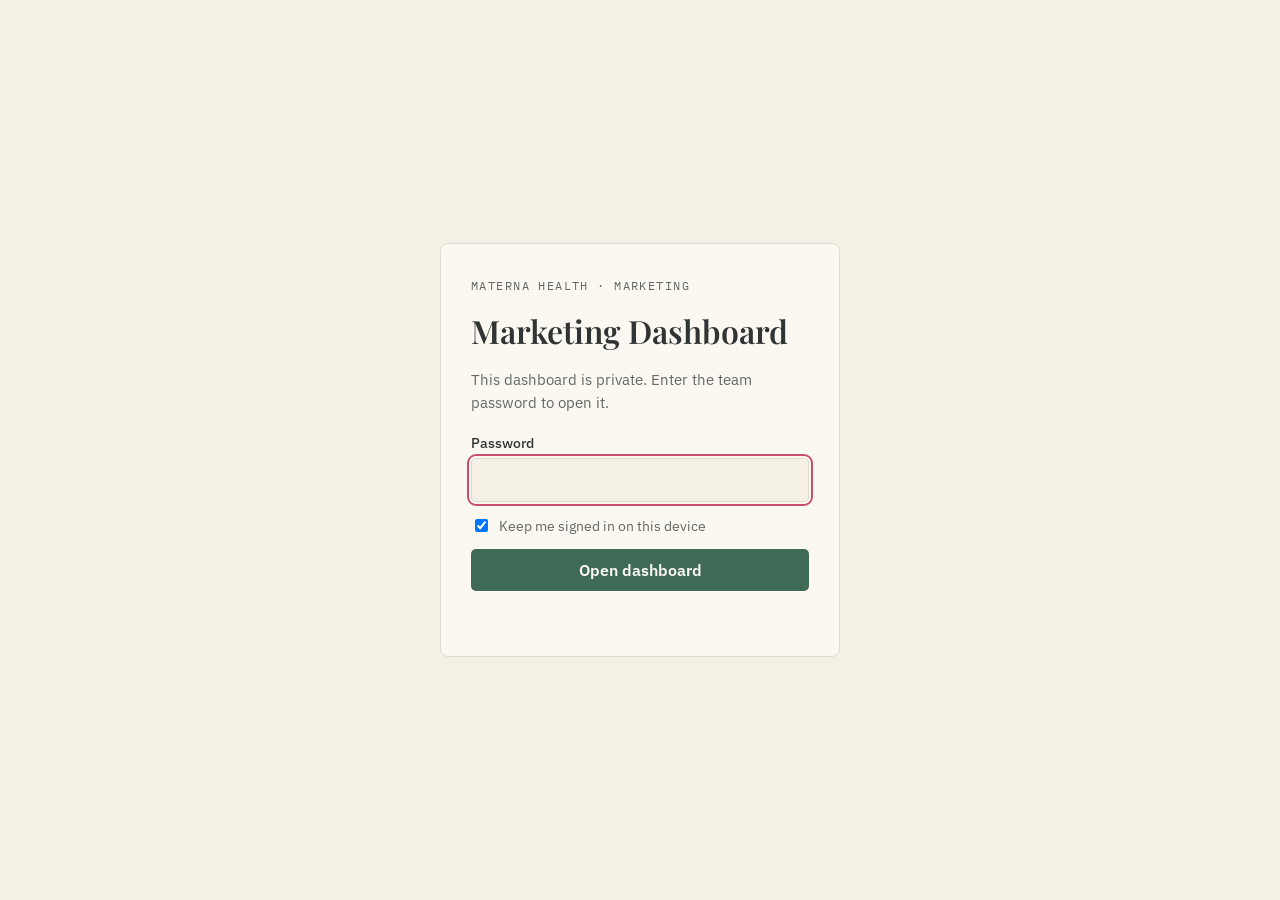
<file: index.html>
<!doctype html>
<html lang="en">
<head>
<meta charset="utf-8">
<meta name="viewport" content="width=device-width, initial-scale=1">
<meta name="robots" content="noindex, nofollow">
<title>Materna Marketing Dashboard</title>
<link rel="preconnect" href="https://fonts.googleapis.com">
<link rel="preconnect" href="https://fonts.gstatic.com" crossorigin>
<link rel="stylesheet" href="https://fonts.googleapis.com/css2?family=IBM+Plex+Mono:wght@400;500&family=IBM+Plex+Sans:wght@400;500;600&family=Playfair+Display:wght@600&display=swap">
<style>
:root{--ground:#F5F0E6;--surface:#FBF8F2;--ink:#313434;--muted:#626864;--rule:#E2DACB;--mint:#ADCFBE;--mint-deep:#3E6A56;--rose:#C8506F;--bad:#A2412D}
@media (prefers-color-scheme: dark){:root{--ground:#1C201F;--surface:#252A29;--ink:#ECE6DA;--muted:#A3AAA4;--rule:#353E3A;--mint:#7FA893;--mint-deep:#A9D0BC;--rose:#EE8BA6;--bad:#EE9A86}}
*{box-sizing:border-box}
body{margin:0;min-height:100vh;display:grid;place-items:center;background:var(--ground);color:var(--ink);font-family:"IBM Plex Sans","Helvetica Neue",Arial,sans-serif;padding:24px}
.card{width:100%;max-width:400px;background:var(--surface);border:1px solid var(--rule);border-radius:8px;padding:34px 30px;display:flex;flex-direction:column;gap:20px}
.eyebrow{font-family:"IBM Plex Mono",ui-monospace,Menlo,monospace;font-size:.74rem;letter-spacing:.12em;text-transform:uppercase;color:var(--muted)}
h1{margin:0;font-family:"Playfair Display",Georgia,serif;font-weight:600;font-size:2rem;line-height:1.1}
p{margin:0;color:var(--muted);font-size:.95rem;line-height:1.5}
form{display:flex;flex-direction:column;gap:14px}
label.field{display:flex;flex-direction:column;gap:6px;font-size:.9rem;font-weight:500}
input[type=password]{font:inherit;font-size:1rem;padding:11px 12px;border:1px solid var(--rule);border-radius:5px;background:var(--ground);color:var(--ink)}
input[type=password]:focus-visible,button:focus-visible,input[type=checkbox]:focus-visible{outline:2px solid var(--rose);outline-offset:2px}
.remember{display:flex;gap:8px;align-items:center;font-size:.88rem;color:var(--muted)}
button{font:inherit;font-weight:600;font-size:.98rem;padding:11px;border:0;border-radius:5px;background:var(--mint-deep);color:var(--surface);cursor:pointer}
button:disabled{opacity:.6;cursor:wait}
.error{color:var(--bad);font-size:.88rem;min-height:1.2em}
</style>
</head>
<body>
<main class="card">
  <span class="eyebrow">Materna Health · Marketing</span>
  <h1>Marketing Dashboard</h1>
  <p>This dashboard is private. Enter the team password to open it.</p>
  <form id="f">
    <label class="field">Password
      <input id="pw" type="password" autocomplete="current-password" required autofocus>
    </label>
    <label class="remember"><input id="keep" type="checkbox" checked> Keep me signed in on this device</label>
    <button id="go" type="submit">Open dashboard</button>
    <div id="err" class="error" role="alert"></div>
  </form>
</main>
<script>
const P = {"s": "Fh4SWThvfjdUX+glnIGH2w==", "i": "6vruVhAFzSjN1g7x", "c": "9Q7SJihjryuHhsyAoX8HeV08f/gXOgNzZUokQSglRXCM4mYkaYA4mKANqvpg4I3xjIpJyvKpdvN/Nq4vCqFaTl/ap3aiX1BDD76gXSxvVM19SKCD4WnDbZsrSv+Es3S9MKWAD9ql+ulGodCgBGM3kJtN+uy/Qe8RkONk+YEq6KNKr5VtMn2BCubn3NrA4iuVfHNhmOMkz2FFmUwI9jgibaG3J8SAQw6BvvPpycweNQnK2IVa+rx8VNJ61k9lkRgbm3kiswEukKn2O/1Ra94v2f20Ai9Eu0Vl9LosmnlwKKX1jgnGQTsxcn29M7olXD0vvyyo3lRscKcYs3LJIVrnT74jJ+D+uWgd9tfkwbleGngxmpxlmFeYDPu5fKkRjPWeEl+a5yb9s0OJ/xgB5c0LeGDj83R53xShcDRNSnvcGKyclRjUxtWOLQJy1ZwhPzeOVUk9n2ISsElTAArHNIPNNn3jWpDWPoeUw91CkEnGg6LUWWRtdcgtCMcqxuKvPrIP2smgMp69mJlFHKc2HTaIGJsj5/[base64]/7HirA7SBR7ojZezFvkMH+eL4QRWKIFW1x0XylqQrtUSMzzV0b1bmHZHL/pAJluP13yPVqyJbZxJ4TaWFYnHn45ZOJij6R4+59pOMg9kN0otJ2ACG1me7Cj22gJg3sBT9XnbiZwDnXb67t8MPCHwWcFcGxzFKUpC9FnBmyammlBERMB54vGoEZrf9FXXYUYu1Zvw72/sLBhEQX73OgUqdzzfG4TFrMkqKCVnivcYuP8PopKLuScsNJ/F0jfGLC14m9iIazeyt7TeXxqpHtSuTiq5oualsj1E/[base64]/QYL69pcL7Q+X3L0xSO+Puw7iQ65PZl5thLdY8rNFbLg46qVxtl1jTwA9rGm/ipJrZlbe0eGRlfGWguaokj9YrF2YElwlXhKnj9d7pY5QpBtmvNVUpcgUWK2IgdOIAoDsiypY3xEHtoXzbLrjnj5FwnewGkVVG6QVb3u9bMv/9SjdGE5jiRQGwKDvnk/amxPbdlgh8ISrbLDR8oNYdwdoxhApti+W51uYk20GdGMBYHDa5NuZuvEiX/r+cJ+WWl45hd9AECcjWALgyHY4qetHkQJCOgRAeB/JkuIJWS+ItUPHsk0Q3HNUFUT0+2Cqc7dSg/iVqAmwYnd8yp5czpEmgQKLomMqBUexqUJj3doek0vWbjgxuQuh8H0pPfdewsqkrgzQkBoKM4ZTH4TAVGWAF+2k6oGo4pg/d8A/2zeX4SMVYKBtpKYGCiI9WvMcBtEUudgZvkALmzuiIi8CYMQVcAFuGXzdEb0cWxc3jnjWzPGkZnEU65HdcvpxCPnxN/lx6hVEI8VG8zIcZ2fAGM4MJmwc8I5rqVK1Tt+rKWHs3RwFf4NHwVFBeQcOZc9b5+Jydm/OBh7of2q4E6qiFSyaEbbQLy8zdu9I7FQo8G2yKkaT+E5RLo8WJylp4PxJdT398qH2hrMpSuVWXJEa5lpC1ye0E+ImIn7W1VsQtCzQxgw0MFV5S6j8JZdQRYcQTG22yLxOcNEB15ufCHX/JaE2TFZFTu/V4vYcFLXpzeCYg4UIjSbZWwkdm3cu6MSh9/fhefuOb7bGWLJ5tAWrGZxXtJ6sc0MER77akj8NwUsASF2FPldqrzYUFKLQHzn9SUkHypmTrB+qirQg3T38k37PRwsbU6K7OFwmCFak5/4MHTvNglNFkLeC6fihOSGXC8VD95QO4bFpp+LskEBIVNwB8odleu6sbyCrjo+PdIYX1MbQKrH7240hV4EiFDHxgzRkLa2fZ4XqopIvAzZ+pwOilB6cEn4PgHjY4FRzp6UhS7dpjjrLkPTa9T1I5sxmvUSxnN/izsp3Ax+ZhHrc+sdIyOflKxYbMWl24FMPYkSUAR3DQD99XEizoxdyt9tIg4LJY0Oyy4GXOfQ6D5uIgbYMPVd0yaexByGgxG6WQLJan+Q0LFYISERg9oozhtFsTf98gHYeejzKzLmgjotlG/ENHxTwQIbGPujNp6ZsgBcJZyGrAc32OvOhcbhQOqdRWHLB3r4gTMdwWtEPiAG2R11iQEKIIYjBTchPpYhbZqbWEt6HvBmLXIaaHXLem7XuIUrymV/[base64]/sRqrZGLNkFVYDQ2bijqjudljnjlongZAnkb580Mm8A12TkCBbP++VEB2mxanB3Z3VWt9WtwXUp95NywzhvVXHGWwyZkih1je8J8gfLDQY4o+R/0B4BnY/Hx9PMU2dFxpkw/cFoT4j4IFdAerWROcFJuFv67249TELsfwzi/d/6snIWtgVoAM3LL9ySXPNzBVKgmyqQsKykbX5mThNv1o5EOU0unAjCklp+57c/rRIOIlGxjwom/M4qHU3dpStfXsX4atwZOopTQ2lmet55kq1K8CBkEbKN6K2I5i2GtIuBIuFw79xAoGNpqwJa+Ga0n3IvungRn1ZC/YtCUDEAToLkjAm/XhgP1MPudRY+GkPChy+7EIjGVAeSiSC/BJPBW1ju1Wa8AkCAphMKBEeS3vo2h4drZa6XvwCxu+KZaeY+sCXk3Icm8KldrK/A8krEqrx5GAAMzqd5Cw0uE3QweHU2WBmLkUnAAUChWI0uQ0CIXTMyTN2CiueSQyzo84lMGSsM2tlO2VXaLGpm2fRVF1sz7GhK8fjXzt98s+I7DfeitUe8MSXIJO8DD4vTGv6p95fmb+510lG6CBvN4nTJ1+c5R7l8sL2q/8NUl5wHU6n3MsyV8YwHtzmTZ/LBB1fcOukyqtrUxFp1v7R65koYiTY/5LIkvw+ZQD1GieHwJJQD3VQcVd2KvWF54Afw0fauYcnjf3TPPKHiQkk+gqIeZatrGyiCJjMrWquIud6iC6uRTmoYoip2tkvLTmgxImDdwR7Gdh5xKR3tNPOLTO6ZGspfNC6rIS9zUvwAVycNi2Pw7u8/71q1ojg6C3tm331TIboEkKbwtmzTWj8ISYjfluUu/D8C6XxaDeb1J7Y/cVd9AiVeyP4uJhUDBi3oFmxSHynu0pHvd/qey21lY/Qhb1UzAN7QUeSebsMC0sU9aCSSw+Jk+MfMQ/cKiEEj/g+948+Ix/H5Cnp6M/9CNOgwnSAp6Y6UaV1QDsdH9DS6jrddkseSRTkmDLaqCmfi1X/y9fEBZxu+2M9yDQwAioOm+Ywuk9QQB16LHeAJ1LnOxro3yezErpSVbAF5IjGSeVEB/jkXbyabr8vRRSB+x+2+CcJ0hUUU7lD8aDtJFw2DL/MQoU82UtRAJ/[base64]/ohgClRFF9dG4kk4dyNC/PKn+DrWgMKKF2heH6NLAK0ocDjuWDu23SQcG4U3P9FgLoR7hCDsTKSj+0wivfihrFG/0BY8fGjgAyPnGpunAzopr5fzN5pf0Z1Oto33U8RoHxO61M1i86O1IKAQzwlbxZKgmJrTnEhg/74p5+sTrFo7Qy9VG//pXI4Y0WZGMCVLfmc6olRnKHG/lGBjQzCuWek2+bE7Gsv2KMg9jbeL+TAQdndng6wJ8a+MCO06kaZ0WZ0KNUExeWWBj1ijlvvqXkxyJRDwTj6JG699S7Q5DKH7S4A44/BZ1jVkcjkkxoPqfM5Hz/ZmF95jTfU8V0XJHq+j58aADh24yS/zY1kP+mb4rrBhBpfiBqsKeoOFFPPj+R4SbB7gxw2MSMFbrZAsMiyJ0eBgWT0MMAqn5XSG/HW6x/t3QLatJDq7azeeNntEdQhAq9pyiC7CENSr/6dLVkF3oAj3wEiiB8LRYVhYWZq+HQTskH3cruRI8fjpYGhR4gri4wPLsBCExJ8JmOT5ecgwiWBz06CtO1yiKO6TTIehG2mA9Z1eKmj0TffG79C7C2Ob/a0tT51BbRIJmwUxJCxqgWhA1gAnXsEOC/WoUv7sLFX5vjnSL25yotcdVVw7EC2Li+bcKSh9aPrIPBo8HStVL4Off7++13lnZhhQNd4T1NntaST/Ob0Dxlt/33L3HPq9bh3mKR7pJG0EafDI2DgperP+Vo9Qtp6t09eRnndoPqtCzIAahzmyGQ4koRUSKxS+4Ug8vq5Im/egcNJ8XWK2QIJPMqpDqzjGYYCFefaVjrHV8vhOBWt1326T1DzgPdqEKR22aDSRFgf4ep/u6sXt1fgTd6MENuJC2NKFKtgU9igB91U+9+I2xoUoPZlvBnpYEXdolRixjTMJFl2uGddkSXYiqoJhhjBzu0Thc5IRjUDMaJouzUQ190q+6zvqjz0dkv4I2Z6w57ygbctQZpPcAtxv8qwo2x2MdtlDPrehvIosZ5xFy9LVQmnu4kAuQyvy6sLh6n248a6lADHnmg/IyQaIFZFRxWrtgMFKaJtTw+vxIvMTXL0U01Lre1N4NSN9+ZJnMgRNNTf3JRwKpD9Hm7oxJkzrLcNyw+TK/OhLjIWFpoxcqkgOgkCrtTB0qfATI/M3GGR4meQOFp+T75D3hx/1XU0/HqgDPqlTD8WkP4ikSmtSMcHqvYhqF89tdqgDR1Z41/PnpiRvTWgYbTFRRE3b4baOoDexQI7eLAigU2G+Ntpp9yU3NHudVHxeYKUho/XDcNJBU6vw7nrblH8Yla+LVZrjWy4/htLW350FkBIhmiCuQ+raZG6/tBmf8tyBR4NPGB+Okwx0lwVNnuIbnjl104J17KCm1BPm1l/wABjmDVi4yvfeXT8tegQUpUfble2MmcFBcBtQAOZCVdCNFrbtHVJ/Oay+2mPxik/YsjmeLZfG9cjoLjx2SfzkpDcJnpWnDN/khGgJV3deCQtGTz3FG2WLQXaYGjXazGJHFwZrwvJPBKsnkXMxWAaoyDVmkdL5UUEkGdeOYCyek2cYN2IWhKA4Xyd5ucqufH/6t+GsrkgN23ktwJf1Auvcmhq+g537lYMAIpaOLAncMwRTdLIV4/[base64]/RejDPjUyy57DNZoHLzRdZA1UfXjtobN+b4dWAIOnlqiJAnTBgld7IlG1Yep4dINl4e+3/S5P1NHAkAULFkLWX1bDoRQ6o4U2UfilLwWlkLUE2xSneZxxeQntpSfu/h3D657qTN7PV9xfUudQ3PA5Iq+bPf/iup2wOuOHy9r10qk5UKd0cPLbWJ/ewztON23gQN6cTXey7uCaLdCvC6fWVuywQyCWfWkYuboOLavCqdHSI2ZZNf+zLIPsd/prgq+BNand0JBLT8oV8KbvMI/Q6PLJhKhnR+K7Cc7tKddrFOYtt2VM7KtrOixW/eI20NOcLIFBiDN9M4dfZsrKMVv9ppuI+0i1x9Y5bGFBt9YshSRwgA0rwHV89nuRW1gFkWGrY0zDbSwRb61liETqwnnbYn4uZ3/2OD/79ltLdbNG7Urxs7oG27TKEvOcWlUJQDMBCCih8uz/4atPZSkbi7+XuexcaxVkZr+ucdTZk/AMg5EFejwOgBrBGrxrz6z868RMSjCq45Uj49MGQzmrBHSpmQdlrKulBtVgw9w8JYZHlzuFE4xBaZADe9aksloLbaN/pqV/yAfVVgatYezCF3g2xjxXnMJw1NJCWUU19z42HXo2ZKEvP2XGgxDXRWiQjJKJ1YEzTlpUFnF/ZAq2YG3h3amFw2cJJGxBubk63iR+/bmNBZm5bE0o9sjNlcLr1KdYMThd7roptA68Das5DuuecctkPGJmhZWDnUtaoJFIQ16OqD8oIf4q7vz3YJKTh/ywF4RSc/LITQr7yvUm7EZavk0RVd3NxwvmSdDaPAQAYszoYXsjZPOSyza15qi971UsKAEJyIPCCQoutuCAKOJvNrI193Khc7axrCGXR4esFcElmeYOCVm3MOmufhLWZpDb5GI1eQa/EUBO7nmGhjaQUBBrXV3/4i7z45C5z0yxxbu8lAeoY6mYaWWRbXb6J0PGbyjOGddSGZjRpWaSiQFJaT9qZMlsiAT5v/sY/GhlFV7S+wK7PERpwRB/7TzXmd395yJgNfT+cUkhreX/3F9S2XU53E7hDKVK/wKwvhnSY8SCOWDRE7u9CQc9WImffVBkr7Lc9sV7Z3jLPSf4s8kBxWS7kL+hQn69/wq3EPle4fELqTRPlk2aHSxdqTSzw/kBaeD/4SiM1ko2p5htfZunfgK/52gKo5gg1xiFIfizccNpDQZOY4wfsw3WTKCt2piPaAtWH06RCp+ge4xYFn85TTWbKHnQYeYwpkeAOvRTcvVapeArKyIBGGUBnIxvMOj4NJmvvL5aJm+Py3OUEwt85i0ihpetW69ZOlJ+4FArf69G8y1exG2hqUYAMi1IqzH/reFSsscUpK6EBxon5WSklvgpQG7sbCGRpPQOMhgzNpVJTAJwftzMFAABawEDXP+RVT1udCR2DMrydKmpQy8uMz/a+MyAWRdt6++Clx5Wnld8uR7Ies8y2jAPJ38Hi2J5UJx9hJZaeZgYOQiF1rUJ0GK6ldQvIvzIKa4KbQRKpBQbtXeFpeC27LKIWdO7ORab8i79tHhxP2ut1Y3FRxf9EwO+Sq/Va/TgnMt7nCcskH+1aoypq3SwghIb/LyWzie2mAFhKz6gp3TKE67T6At6nl+Z4YXVvlXiCebk84rYmlTVpy7plVYr9XtBKhrDIzhJIKC5D2nXeso/TxtO/cPNdqZeR+Hz6HCd06cAII8odRbnCs8x5LCT8xAGT7Ctp0nWQoKW00puA0KReYHMFjSuNxvCJ9S3covLAmB+9t6Q5IkGJFeQ3Xx1w2zCSh2Yd09/jf0/vCYG5aRTVD5fBuqUIZKNKG4oCDwEgfPRCzqT13MVdR6x+UbpUBCk1Z0oZwWv5CXJmyesqK3y/0agV4mdfVSCNL/hFvV5v4p0Qs+5Ng+25oAEIlPEU2U8FfxCaIANtXWv+3YqQ/tt8JEbsfr+JcDNv2mRO4Y1D0loYmNdif2yN3RhghtmOsUYG2hb30U6YkPTHSeRFOInQwrX7zgBd+9FGm8WWgTbmitg2gbEFrRyaXR7NvyKQHl+H03zkgyH5BDuuvg5JsPfKfRTdQk/9KEb6xEDeq88x040Yoso+OqcOWYm+mK6nW2pihcpyHMxitalZrhmXx/ciE45VVna3b8K+3itokZYhtz27PifR+P68TdEK6SnMugk+5ZKJ6+vBvu+cwt9y+X0mP+JmaxTmDy9S5B8RqtjtfTvYONk4MEL//jenbmplZnaA8kNsFbn3iEHEDycv/UQI6pjMn+dOk4IY9HSvz/elNHInLuSRSrM123/2q6tPgYDQTFJMRz46u7b5xsGZ7YLODSERhITfY7z9wosmjVUrmy/FfGafg5JAmbBIJvg1bpQaZkJ5VDtgAozm5Npi1/vyCLaNcDKAjDO5gzh2+yOXs5/7E1I6WJvdznGy0KF/[base64]/qeR2CQz/QXh+JaED4jp0rGws7Ahe8OzBaaZINC+idlfadewkoDZ+TpiZC2pawCmn8DP+iQJLWCYpTUsvN5a7fM1M0bDlNYTDdUtmlS3uGQhJLQooAG7wTOj/7nAzZRNEKT7Uz9sLP/BZhC9A0Z7FMCuYg0EI3++IVVwxKdYJhhrh1NdEnzuOMZVYVQoc7jQF0S7SX9SoVpQxbapsVPkifUVht1zjUp4RC7Bj+SByLAMBoN8BUjEQ1OP2jxhTkNUFtMCQVfrKdCxqb6NP694UxlB9T3ZN/Ie/[base64]/W/dzcbFJuKwPgKFyjeVFANbtHV9FWvgXMvNysGWcGPoa5/tx96H7uyb+s58dnC3UnP196PYzAvsGYAN8SFu+00SuRkQr31NasbsqJNT6gfKol/qqhYWGtVwd2qqzc0G6cYN4FZZY3YTLKnmba7+jVMP8sJi+vXDDaEdBsozaAoAZ/p4XaiyE7pvLy8EvIXzV54iIRCuQeew8gBVMvYNnNUBZnLeOnG19LNOa24rGOUAL5gGVTeBqvMbtmbYfMMat18iVxpkY10935qDNh9j79TnX/G9vvyBiFD5bwpUFGCgLkUqgJQwQJ0E4jho6k+rsG6c8BxL0jZv+O+DoGfruY5cXSlJNfFpHUoVspPGmbE0NmGLWJn+1YDffBzoGMG0vFQRsiWRyZquUsl1tNt8QRo/LlY0t0/wWTya2e8yRB+EN6UiX1+PSATZh5ILlRqqXkNym5ExF4f+kN1OKPD7kYnA4VRoarPjFRHbildOJwKfnimL/RWVpDzoCNIuiz0en1PA3+P83YFS3DNiokeizGeuKw+6XjpD9WL1Z5x5iWt/oeuG5w2a9TJPy/+tWIXLTmg2RAoHQehcDUIrIzYI2ogL6BREiTfmdgRlOwll1IV5RqBrT7x2CIeH+N2WSalzeTPsVnB6XtlEbxY6OtXA/xWFnzGtAECfN3a8IUCHUde8Ni/trvHE33Kz1gzmfxC0Lmaa9xhxvvheToOSdqD/shbA7F1A+U5Mnv6um0XKr/1JZTMX2dAR+sadHIxA/2hM/Anf560cR/acy3d5Ver+4u1dQHHhP/FtR8FoJs2dtBlWbUN+ye++Rv9r9L4jgFXrLwhuqgMduS1W94QKuVjjk8iZH8A/bxdfPcPyzpcV/[base64]/i8Fp21UG/CpaBQ3N0t6J0BZZYB33bQqGk/UMHIGAXyA6045KJ2KP4EZUUbCkTNkaLv3WHgLiEODr0Iao9dqT7cyU07lC0QOU6o1BOmWOPUW8J7Szzt8VUK49TqIgWmf3Y53FYoh7Z/[base64]/[base64]//aMiNGJ4IY2acjS2VxL4mWp/ZGbCd+TGQvvNYTx68Jn7RofGjweaepRIa+477v2GNu60M/vCOOxZ53TqZDgL8QPhSn+l27haAW5XV0A8SNshCtzZVCwpeGtPftK0BLs5yyVmmKRjTSbZPnuc8YS9SYg4DEGOpMsOg2X2ZT1bizkuyeWXI8QODD6/FwRg3guBSjQ0j/RRgFpWB6aikrtRiP3Q1XJpzOLHb8jrV99/0PytKmXHZutfg0wis21fii4peniXNs9zAWUm2OTYhKaIur4pIU0+yV37912qQtcqZACzx3xbM8XuOtXGNxjCpSJa82DiWzCFBTKfhn8kN1cwQ0V7HhHMn9vsG7Wawm5yZnPlAMfPg+6vGiyQbzeZm70v3Fp44nyTk+r4hTgMKcGHv2/JFbs7idL5IX3ZjOPKavgYYr/mBaz3qIeu+vnpaggAdr2lwNLkPrxBtNhubFB7d6T1pJBU5gxucNF8eM3DH3OEMydZKvUPxBY8tvgScXfh3gnKCSzs2d3npuh5l2rPuPe5pHNs1bQQYQl+R/o6Mj1Mhiry0FOIFdH/yVvY0VYIZBho1MvRgDwEGMerbP9b03GumakE29y0VS0tAq4s4kZkxogjBa6/ebuh87egbb0b1mYxXDSB8geMNf7eY6oFMmUQ/x8m2/dJoLTljoIEXck40YRi7bK2a3A0l+bDlMdYNrbOBRu6jx4B7RvAUtPHtTS0FqRobhPoo0eVTg2fu07OEr9yp84t0lRZXNQfzwNtBRc0vLPXaYc3UeS9yJrmGgoI1C4K/sAKmSpqA5xed+ijjK54GhJ2rnvDkO5GbmlaPXFXehlDOaEEH0e+R03AhZ/bX0YUbpA7sS492eiWxiSBK4xnKq0eAc6fGFUlyveRwZuhcIoMahOzOSWbDa8YUndliaTQGAl/oqiNI5eUxqbD6K2xA25DTO+MwXrdeUVJtn5NXRKc5Nb21wGfGNyBe+92MMsDM52SJHC6hZwkx62iB1Y9XCBlybtpGleJN39UyrYpTnNyxlcFg+gglXzVNVTDwbRglyCCn0v32spd0rxLJbpX0rMgZfPi8ldSbDwcJlUWP6+7iFLA298JE/yh9eZkfc6Mz1NJVg1zrGHKIRsd3Ka7wlwlXLQDFJwy/zdoSr8xtoVTdl/QjT95wOTON0CtCASnAQiRMdLAF8zlgdQyCF2TIcWdEELdktqDUPZDNJtumUfx5+H62FlWuh+6gx/PZFqMaxskcaSXn6paKRqSXMYyA22nmjLW/gKOhrzui+CamPKxmz/FGITenGjyajTAwG5ePH9zkMkfyoLIha8SGMM4GCbPo05lkf3uO/tWPJ+5SZO7gq04s7E49WRowWSeIzlDhthU2k+peOoJSDXgN/JSJVE4XivwT6wdMtvi6wxBne+vALY3PNTNPkUFja3L9HjqtNfyG1KOpde7jsI4GpXX5UnGLgnmhPkYbHNvZu4SkSs1Tul4xzTcp8AePdRVN6iryOFVkJK2R8PjZ5uA7FRcLjpYacaX+at30NT+eVcZ0p4/KOiPsHEGbeSgBHhTotyeKHDWK1Ki+Q2+hBUxXE6CK6FF3OptVYET2SuFG2EXmWro15WfZaPXpDjewm3OImAv5jvOaDQW/Ng7/O1yMTK4ppPE0P3KK42F+7J1GYW0oIcIT//l4I96y5tp522FdMo4L7DtitYRSenBiNniJX0I6c+Ad4hAxlpzmaaBwgEPkislMgUqjoIywz7xVqBtAVXJnfuM84LREW4YX+GYpvW70+Vkh5jyLNVi4A8wJndaGVRAC9ArcIo3jPvlFim5BnFP0CR/D6E8ISO08+romdOtyzhfF+vhpCMnGHrKtga90y6Has8sbgIxW9FH10AbhTCxyBT58Su+9r+jWyXfliryeMWO/jiByLjoWw/sqZVrg+SlRQPS7/sCYUQVvz4r8Fr3r87wpKfw2JvcZDzBQMeWJ7yX//lkrgcaaNhziPoM1EsBI5rxFLc7RoUPlbUBXCusDnXTHUVPdqQoPSncdvAjYd9evceR2jk28E64+D3ExENfLzkK3YtmQv1zWMfW9nwuv0w+wCNvB2iHA1eNAHST4NW/lrSaXzk+PHUEfKgjpz59XCK5Tt1x19hCPI6a5stzwWcc4U5OaZqM/q4QYRecY/cvfxTJU9zx5xonADhQAvk8zzEsNbIAo2D5PqrLCg/ssRUc5SlAiYMhkCYQ+8udyTJ4PcB8P+3absqsairExoFKJ5RxS/Kmj0h4pe2iNcpAzSPxqyKC/1k0mLr6gkYWvlsE+5f7w5YV2fwgQ1H4t4B+as1maaanBMvc7Zh8BgsMulLr806S3eeNA2NWta9d5O7vZvfaPWT15vUneSY2lkVQXQQI5sUsgge09CHZjUgVH80VtWmotOBXYvfElAZFJL6AXCi/7wL/gKes77iEd+vTgB8MNuhQkfsulI8MavRWfI0WtqIkaDGm5AEGfkialCp4fvdKpszFkENRpMMf68niGOZ+mLbD5zSjm/UEhXDxLvPFwXAXsZiK0qYm4VxFPJJH7xDxyjt1Nh6rF1tK6oOLHumi7Ku5ZuD2ZVQle5+gtImpvX+L/p/[base64]/ZT0EjtMWhWzRFcjfzqhzgZ5tgRACnW9BO7E0xIVUPG5wf1K0PrUxf3vmVXhEACX6MgPdUTKj9+R7T6tPyO0U0+gTeuLy1qKiU6s1QqoDhPdTwid2tT6qDsAVo2jfI4gOVvBSSqaVPUhgyZUA9pD7mANs9JnxjvOdp/yosU1dOSnS1d1nujpyEiBapo9RCJqnGJ//+RMZzxk7StCKu9bHzIvsSbiBraFWNv/RFP78EHeNuuZDVQD2Q4LOCOACE2FYzt/hIfwNKbSahZDijMVvUQ+fVG5Q0n+nRCf8N1Sa/8DKcxp9/XZitCN7a+wfxVp//ls5NToTe8Pwqo21qSPWARNCFhO586jqnS0wh9xPhaKyX5d1s2CkonJ7MC/8ie/yM9sLD3KDJ77X+qbjZfCuneDova8vhdo6897QjiYQws6Z96qeRhidZJ+68OTjHnCc1Wc8IPSGhnrEA9nEPJTWERKPDxjvozLP9g2eZ4Y0VzeoSidUn4ySblp2ijMmZRs0jA5UJhWzjLgnZTSHdRbGVxffQFZsxo9Ca1V/3CfUJTooEiUWd3OqnaB6qdMyMeQQ0vUQVSzVIXKNu+e+aUJptW/7oHS9aI5dz1Yj6QGgGpBOihebahfTuw3HcPyVYdo9OFuDcfgTBBSMR4k6v9r26YY6M2IG5Lwm3YWSNN9b0Aax/VQAmQOU2qcBQHolllEy5x1g/YSMm4fbyAkmHHKBZUPpK5qs/ekwGDMPL8fLDC0rBf8g3gZC4fN7fm2tV+39tPiSaNY+I6wnRQZ10at1D3SEeAErR+KEkwHNJPkHujo2teQI0sE8af/HiFtC0j/vxxgQ544CzRWpySCR7P4LOarHFmgpJoypF+vYdPafX3obHFyvx9ArTktmUbXRpiQhpE/dIH94ektc9ZT14HeWkQ7zJ8wuEUGttPCDKpLqbszLYUGZRpLNtJTSE9uRLDZs2KX8MUmXyog/Zfd94FK11dNOn/mc4/XlCrS8JrrDFsTZQvsXc5sFRbwZcSLPE3V0EHVK3grN3TGyTbHHdxg5h78fo/Fzu34WgWxrjAiSkKc3As/M++ld/L1b26wUYOKcASnX4Rx/VjaC7K/RZatv9UlMUgCTbriPi6SEuzkubaFLcZ3lIXaLB6sac/jj9XXwcl055zFQw6ns+8/JW5uWChCs9ufJt9w8PFJJyZE/5CAIezF8hDQG5Jeu7SQszSXglAnRe85hg4QCgg6k94atRmr8RXXreebAeYdj+5oPvWywG8CcZjsFxpxBQNfgquAOulHCivZfvSmCkuFYiLlx1BwnOfmwirYW0zy7n1MJ7kecoKiUZ2w5LK1pAVUFEFX/5XE9+zoAc/lE4jl036fX10F0N2aavsL621yYXsVQQorPy8+dbWNh4+Hv2dLsNOKuR5r8w3xL88nbEHyx3bNO9f1oEPieZKvr+QCr6dDdmU+PZ6MuPc5eTtXTJ0H91pbOUhliCJipuO3wfAWbhjvjpyl3ZkcNwbiotC/PyfeIt+l36OPE5k8Z6d+52JBzPJoBa/3UE0hb/0wtpFCSojPFSuhsD1anchYO4PQggtp/LBgg1VcIOLxz8KA3f06XkWb3OoYoeprS9hyB3HXjb+70wPXPmCxsSelFfsmBY8x3DPBm6BoWw3Al3zaI+uDoMCVpnAwJjo27Vi9baMTYrxXPr3euVLwNCpnjzYrlc9duODWdKIqYKdaurZSaNa8PPypcKs+ojz0FyZnwiUDxuPyazir/VHduy6GEqQV8boTkevXKmuTIyj4gBYTw+0jl8wWQKCu4d2UVHd6cgn4cgzC3pNER3T//HsURMjl+GYaz/QsDkZ+PnrnM7t8FkcobfFoEwSVH/Xr6VhfeSF6lCjE7LVeLAMhWCYDz3Gmj720sRiGawp2CZdu6BII2hYhn1Et2Ymbhve/1P/5o1XUr40fnMWgLxanPhF5WTmu7FMRc5baXZ5oImNVJBoQxD+nE0XPEluhB5nX7TfW2PBWNFoKXsX16H1/MXd1cPdRDOxgwdj32ELGzL8mcBLKy0SPKcIB/qAYQpWQOBr+okzyMUQcwOl3u6gmEZpo7Nfv7PD8/eejXHbn4G9yo2nY8DaOeSaelZdMqWOitOdvQGWRGosOb/k1OJcUylp6NNhSnkr8L7i1vLRgJYrvQ/1saTsrZXWwVrdlxAU2ekFg3uN1n/uU83Z6R7i8JHeWJy9Ab8biXYJ86UL8YKbl3wBkS5M+bKUgDe+pq4pr0L7UoLiszzzymah8J3r1hX3N2ZThFFH+Iw53ha/oV04E4Q681pHZ/o/s2RNw8J5TGYam0oHP/HBMU8/FAa2rkokRzz146lmLq/nmCqwFifelinEpUrEzO4E0jKTmqxg0ZMCGb31ikKtt0itm8HgeBgPb/d9IWKpYj1qmnoqc7Jyh9sRuzx2uMbEp7izoa52p0eYdRtYDAgJr/72rt7hsIV1P2HCjrhETYhutZQ1CATbQxjQICcs0KaOKzPv9J16wx0RZmj9dmLTSnjyBqOag73B/3eKI3kcLinJu5BaLmi1YK7gDigTdZkcnKJeL0Uo5m8vTgB/G2ly+RAEfqogOstp+YAD+O87EkCGtG1yAnBuaO1S8wDyC/Ve40F+PclqT08NJbggAQlsjCv4h7B7gb7b+9XgS4b2Bg0RTb7h7Un6PWZwjyIYrnU7FygffVdZNnfPLLtTelWYd5nSobMxnEf7FkvEX2GzAh55EhLEYcnVkQ1xtMIfSGIiuLU0Q91G/4TEhROrjc/LGSWzMBJBs6DJETqGUSYhxFjxzuLl7ILaSGrB96uDcs5I1OJWsI3j73OczPZ9nwS0dbOx0MC2z5ErojPLu4Vg9KnWj5N50Q5eZxUTAud1Irs0NadiFb6ehwiI1vEYUkRrJcI+ezuL+Sue/J3+O4s+qvnEKxt1CPhrqTiJL98jx1rZ7MaUkCLPYIMjqgKIXUKtkDooCW07td4xXb5FNqtJv+1oYPxkVEGEeVJUvQzuJX1bXicrbbaACFoU/hvpfxbyYa5i8Dm/zSYou3GTBUbYOWEPVs5oNLNrtv455t89pn6d+wAO9sHjwYo9bwP/SDAqi1m7ZtgPRnQ8RdXHRg3c6TfUCNf8F6wSoN4PjGf665wL5FdsbHJ7hd2TQ9gRfJrnghVDfaT1L3EIPR272JrxeGoVg12xJ/OYjSHbWZUbJtbvXurDBA3hLz5/c/WjyguqVVGC7dGX8+OBxgVGYsKagyDZrzjBsfQgwRfCD/byOhrNmrZs5+01u3o2MUla4pvi5hL0ru9Aq7NXE/ytSg4SBvRTzclR8wA2Y7ca0bVa1YlyHTGU/ClQ4p3SegHLZpM/z+Vf0Iqdv+qrG8iPoQZFXKxyPwLPPy3uLQGgwcfdp+nWZQh4AfYXUEdY02qkNiyCe1B4dkze0fCveQ0AkuaM6O5Hd1vHbWBm87xRNDnvmHFvia7tFNi5mEv+YzxXkiMb+DiyGhDhjjgYNuR36It8/he0l9jBdJ5NfiS8aIi9k6/MLusF1aNDg9ISsvgaH4ZCZoJsaGurzxWutSSHbZbUa9miFuV2oZYbso0lBLcGYFj7PXA2n2CHww3AvK47cPxzCrdbP89OzM1RL63Vc04zm4/VXDzUzPPeiGYkxaBmpqGaJc5SpScLME8Nv7KzWryQyDQxqKTko1g6EfMVx5/pYMbUE3VBD4JuXSLTkD22kzYTGBytIly73cRxW5hiBlUSEyuicXxhxH5hu7Y5d4hkNkdy0QUq3BsznPQqw8AGt1svcVfOoe1N2/zbUHrO+TeXwguCYUfohTwxA4+T0ifkouGZyyFCjWHFcFCXnZJeoymra6jVKjgmKUZeUiI0m5C4BbgWnR+N9mmhpOZ0qXtej5pLJ6I1nAY9YGs0HI+Du9cDhD9m0kUv+3grRXV6624AUgvl3HLY+quO5pl1Ttr7V4bXJR/biTaIs9m6hJq02jRhcjuvEotyJrwOuGPyQIQIJ+OGwK/ysjRFOJ2QE9Eg1y7i3iSCFuj3pv7Efrr/H4Zz5L7Gn/VdImhzBn6sTj5f1Ei3HOvW00D5n8Ps0hVVrewLKD76JI5dH01+/UUulBapxcGLX+6DiJmlpFD3J5Mbmz0JN50zj5L7+0i+5uDsKccwVwqrWCrZHLc3T3Xlm7Ia8vrm80jORWqdg6qlyrZETgutiZtFs8hmFPXpN80pjQaquO6hZdLxA9jmBFL77/bBpNJcIHwHkAJPUeTaqAsWZ483HXBtR6jiTr71hZRAWIGRml8Y//fYJKWVKjNShgpr5oqov1BSsoCMM2JeSkpi11mayqzVqgqmtwAtp8lAgf1gFgrAEsbyW6Tf3eazbW9qS2EnUixlYUby0fdbTDyEjPYYbyzF5LZPa+QkoBRX6Mlh01dYrsWur9wdOLWy2q6/GwpFltk14qqzembh8TvQ3P0D3pvOpsZiOcnBRe7846o9utOxTfR3uK7MJD8yg4czT1ar5g0pCJ7uWNxKR78pr9QN4t/nSiQBr9APrv41GM2GksawRqk5BTGKmGOuvbuIBdH1Z7RQK92q8cfs8nT5ify1W9ZXptbO2P84zWWFV1FvKEuk37kx8vPvrfOUDGc7+JBXen7JYGSDd1JKqT3Ae30hsPFhuTnMx8RerMaM+D7e0yvG/f2qzx+Io5prsL2V3evIBw8SCcOn9hqMB3wRf7E/XnL8jhPjgw4Phx82P0TDzdGOt7VULE67bo9mmeBqrZjm95JkLG2E2rATA4aBXr/zZwz2IzrDMd81k+ByeB5j9R1ZmMBu5eHk7cdwardrRD5mVf+eRDJ87WDuivKjgjo+wlCJ1bdjMPx32UlKpfPmYyAoEbOyomDHNV8hz8W6fytMXMBMRx9/wt3YKFqyJkzCNZ5JbiMRfMkx9pIifb+ho4sODbrENvwKD9nDgTXc90kAKx5y1mFf4yu3OiMYk55DNsL3aZ7u8UX2FMJeaGLIXclLiBLQy06DscI2QNO9GCjtlPoUsaR+zuAuGrn8P3E/U8FD+nOnCWCRsuycpxQvYrM5WJi9NPrARgt97K0fAlAvFHdxumrdlho2tiyc5ymHsIi46J29zGBh+B59DfYyFozJWAasj/S+Lim+FOisQZ9OfLpAku6iEO/gIGzyZc7Jf7uC9qQkMF4gHZZvR80cWl8zOWL9xrm9J1WOoCXaE+sNfYtCc04yiiga/U24hWWypioiRmSwybduPnQiYE59xLGlcTG1LeuEicq5OTL0idOp6tgeA94qAo2piXnPzs7t1yRZm/MQw4sZsYnVtaUR9K+yrs/cMZZEDLPy+ef0R0z5BU4aBFbva0uxhVAQhx2kY/6CHLKJoTTa3UIjmuaineh6UzsFQo+HDrf4pu4JMCnree7wKEYv2X6vwfGn0i2Zrx2SMGrcJvUaRS9LCgFBaUYPUEW3VWf5EuEL9S3BuNP5puWasM+rJcRkBZjOfNCLWgEs04UtEDTLAZaYntsY9NhNcoVM8pvRad3p+B6Iey8AENCo4iIP/8vUBsPOZOkYxKRjBqdkPCrl3GYS/Ej/Dfp+aXcwi618SlHsi6a1Zh8o/55slrFmAOgatEkd5MLWOctbfgRkDc6+1cwcmVLg4PlbTH4JtHebFO6EnrjPgIFWpwacg5ZxeRVkYl81Zg37IqiH2U/NQnaUPNln4B1nrSux+hujNMafrNMZmYeiwCiOpjTAS6q2HJkC8CCJBZcByCq5I3dJh7clH+gfcxo4JPWTjdya1nrewxb5wRbILE2+j0wR/0kSI1NktdLP3qmj6lo/YXdcfLwCRpbFuKFQiSkVzCC+cdUkXPGPNM1mW9n1eV1UoSZqQc2UWoRGkqHZ4Ybe9kPlbUPekLjMbkGw53aT/QKEdx3xq9eulmuu/MPeViFWQTjkBv00SsevnxjZCaOAUHFNQOdKt6yK8AYjChg2d4QRTOYGPORQqx+pgFjN8/LPDbwOp/CNjH78RbcuHDB2W2/uTTlZJVV/mR9YSmz31KJIv2SYI82AdI8N+xV5Q7xq6+LIGAfriYSJubMbsz22QOsCHoV9YMtqm0cH8PJ7xwG6EPikJhLxJBQls1ZKASPF2qhHZ6fCzBJHumieXld3eoo7B491wYngKHSjhwwcbJ0Zdp2SM8vU7sTRS50r5qZArAuceVNp4oEQ+9/f95YHkWNY/qBA1KYvRwJ4+QEbVGjXzKOlV77RkMZ5Zc7OiAtQ7+pAUKMF9G/4H7+/y7UcZkBm68669WMPZNGjRGiTouJgjrVsUpXL8DhCoWA7fQ/ELu3Gr5dydon9QlTCeQy6yqcSzOisyBj7+7bQ09YsFBi/XUizCUt1E4khFP/Aozazmb336e2tK1FY6AHd9YfUmDJUjqpB88tuzLI0SEcJHkWTkYKGI1pE1QaCDgIbcXRE2rO8WfpYj1OVpzdKVS4yFGKyzrl5EuYiEOUqyeu57JejTxe1Qxek1h5Xjg3VBRr1uIz9DEbviPSFu81g3/Pdb2U0TrV23/nyUcHBVF6rCn87ZmN2CyFPDnUErgeGW3phGhKUQfzjerRGyDlVw8YsyBhoTQhEGfDm5dPFeOEB3jgG9jB44/9zpfGvDjuGgHDm9gtPSqladS5nNpcw5f4vU6WOfyQ3rnDc58/jv9xayrmPontgqqPhsHtzMAUuxjfqID6Bgc4WqAW4VgR+/OzYGz9yJoLDysATV314rhOsI/3kLDO2dCLO+0jdo2iTcCIWwgTvpBEOF8cUbmmQ/MFci7Lh+NyMhzI9OzioA+adMzHqtG1rgCF6sIIf2dMUna49cie89p5QApumOJ8BF1I4Lr2G0RgZkwry8FTTroMVOaNFmLBm7gmT87dL+jXtRIQT53vQ0wwWG/uG869go+9v7GSp5nOJlIg5aJXyOwcuEP1EvIssC1Qj2Br+ag+Nql7h0MeICxDafgugSSnOEXjBEZLdK8z3tKSYJc/jcY29vuTiH4HEOt2KB8wECMBJJPldG+Rgl+4eXPYmSm0CKguW++BhsYpX/[base64]/jMUUXfQoZcttkFczJYBY0M4rqaY8tcpEhNr7T8mWe4dahjUASudwQN4ualRieGXpR9QmnDIaO3Db9hgwtNBkJBlfgZlIzGMP11uPHQm+J3LqICZRiFlmsDUwo34GB+lHoMxb9MLphp3QFFHMHmJE5CmFQDKpOyg4IgEvbb/Qh811XSZoBUooVN7HiNc6xBRtXT4Q5lEoRaUB8tGZudHyIxI3z7lnGK4W8S60zK9zVvwapb4D0HdsRMnzBQJHuZL3KdtZcOpGLpotxnt6Dd5johlRi6PmTgGlPmcHWS89jW47K/vQQIou5FHj56GOuHTDsQxtqKxO4eiqiajgv0P5OI7zhR48iejKc2+TVMAzZHSkH+qjS1ehLMwpZT81XRUvxLSAxwuC4bTKLzjFyrmW7HciijPfLvp2p8Fo/iK6G8uCUE4RoecRAS7C3lFm/fkq1iFQWd4dpTORcaYld3YRGHWRCcFLJBDNu1zfVonqx05cnkTw1qKXmZfHnxXUr6Fm37JOEGtt0jUPmpiPx8d0dHi/FknIgY0s1NxPS2r9TQSt/RGRVyTS28uE0EQzVQuiDZb9AzulXxmEo5IH0B/Trecx3RZfhn9164konK+TQFp7L99HDgRFMgPyt6dRIYQdNIwEUR8R1zaLQ4KnhXgt5UsoK+orV9cJAqp8efUR/Rb/sh3ru6hUJ5wd1TSrDHkrfN0L1f7R0YjrJkOG/s7rPhf2IUt7Va4Kw2XN0JJmzNZtSbDA/jI6jga0DJLjm7lTaWFcBsCZXMfZcFvUS0mAWq81Nspp1IdCXmeed75HiNZzE+69YhaFm6Bo3XC0gNdmUfhbsOUl3HvEs02CjW3Q/24cs0UJ58TV6p8qb/[base64]/prvnXdgzf+D/fFX99t85S7wR0fu+QWULEP9WWp5gNY6TR+nDJE2loBTwJsI5VI6m9ck05CUAMhPq9+51Ww3bqYdi9WIf3z979qiKtLbN5l3mFtwLTKwnWJju6rbnupLPyYGYF431qAxQAGOu5eTM0xhjoeu/Vxfq80gaDRvLF4TTE8Aof1WNt+3FG8XGuMuZnlcg7AutxR00Cj+tJpcbYuYYdqnUXAIllcS0o77Qy1kOjxOuk5+GFStzXo6PCDiqvUV3NDVkz5HuwryDNEmreB79Yq6Zs81HBHjaZCARME8AcoviN91jSe1sQa1/ZNujCoHcZAB5a0mutZrq0lL4VY8zu0yGOH1JWrSd6Gm5MKJPqQKXoZOQhtOf1U1lMjvvV+Lteew/ptP5koeitOAxc1/Y9lk0q4hByPGZjjzkKpW/4igNmi3nn1UM8SA0HRHddQfvGcOfLbcDR0n3+nZ4wqbCxMN6njzAqUKxKQnfXLfYfDBpOa5ZGic6x5sNfMgjXqaNv2QZU5F8cIKrUwcO2LsVnnXxyJwkHhwDRShkvf/8LfZZpIaQENCp6+otmJ/qeFtUFxcUSox4ONuJc14Xou22tmfIclAl+5PVq/L/n1SWYR2J89EYEpo1dT06xhxH7s8/EwX7Urm92t5SCx6WRZBI1ggbDitNAwAB5J8oLfa+G5DYDJIXXalqco0GJPvzXzGnOiNEXHFwNVbbwniL4eVoVhKkHjgbbJYmdSd2pGvycRRskogjhkki7MfN6VIM9eAz09H8ukk6Egx9RamdofgIQ+htEPi1QPVF5HkbsiWHhXQaeGgKHEMDw4Y4+ho/8rsw8phOhel2QzuhzzJZBLe8jw3RRjsnzKDBBWnwzqfnONgtiKLD8WNhmRuMJeFKJ1lbg+c5ZLJqCaXBVwuX/vv+8BN0uLVKyIsZJ77ROB/PTDh2mCkTPQfOhEzVLEJmtghIpny+CPn1S6QsV8KvjQu9UZrs2OskIp/KZxRcxTRGuu0WBP3nwT6nJk4lN6aCe3li9sXEzKQHd2/mtj+OJ5HkpmQGfQUJzUelKF72PAIWEgX9Io2kd+EbrgssEmqV3caHHuQxJw6wWxfujW966gdglWrwf2vB1q83YqN3DLgCADMxSSlXdFvUoTbSgM0JIGXBroSBI/[base64]/+Pdnn0OzRFryiInt57QlN7LTK+nFeAMekD9gw1vxFhCVkJZptsQY0LqQZPMr/a63hmMY+qVPEHNL0siqUy5MBioeUHDaSmI8WY00YcDPGSKdcm8BzM6aKXvdoob//vFIqfDb0guWuJRx/LhC9rnpeacMAlrXynfgw6hZ6a+jVaWnrN3asGodEdQDp4H/jPuKmwMT1Yyl/26D+a8QsqXCcB+E8EKCX3S8WeL1BDPJ7Uu7C8DVNWMoBGdBdbn1xH5iKGpyw3Uzz3wbAcMTYXcVXnpObyn2SS+iWuukm7OP1vATSP/Rg8AgkQEPnRcP4gGrOtnlabZgk4I/dAj5DrC4D9blSuPTRtseWZeY60S3qNjzC6zPgVeTiTDEqGWo2U2F8IKMh9gAEqeBgmHlAeC/Fjrixvaj0H/rVndkfpsbTWv1EQV5D60gG6x345/c1BT87k3H8bWfHQVntxo8wqOKMeeVWSvAPdIehSPftkVgmoo3qTOU42ULEHfJ1gg/K48FoyGCjkJR1X578ScYHdmYm8OcxH73rg9ovVKo10z6In0SPcUFjzwFKTLqKd1awhM5N4ZTG1AgpVgDN8FGOjkgkiP5qy8pvuIMnsQYjzPBwD49LeOYrDjkUQDmce9O/sg5wp+H0kGt7kxVPilacdd85Lr+SxkFLd0LSo/LAn7wi/mWwf5sKOdw4k1TO4cgzIUrjUYEgOJxMcxZ52cyk2T4naPBkzoEvxcvxA21y69T0FbfIQ4W0LvUjhI3thUi/Lpkkj7WsogGxSKKFqkzJuxclm3sM2QUY6sncPNpSOuHi458Cjx9Q+dEsKF5pN5TNzYH9JDgegBF2cHuQsxgfl6Iok+eRKg9vX3SYvxFQ9tEykuMUza4FEiXDegFeD1034DA49n+ifILrawNtYbaYHhfCaTdXTC/g6JHrUqJhj7FGZnmvtxv49YkmWjHC5xgTN8aJprCoT2/xZ6/c4KV7krxRqufFMe4/zrkoHyS+ghHE2lKcyWGtLkKjLmjow/7lmDJgVUBaINAHOoctHjayhv63kiNQ2xkETfUvqs7uJh4lYCFcrYcYu0gpYX+5aqtBkC9QqA9E9UASSxCoypQWu1/QUEw/zyMDSWoxmZDwfgibmlHprrSxYxiOdVk4YPwwQhwkiHvn8ZnMEefm+W8lZzkT5FCe7MH9+TdBYpn1JFqp4Pl6lOErDpuW441T7htr8KWWhVbJfpxofFNsl+2Hi9TLObIS5WHH3P4mXvP3BKamdf2cQomuCxY0/ZcagqKy9wuxItYtUdGyUhDuESrpRKndz53LRBUuedBHPJ2bGwxjSxT4G/LXjRCqiHgEgstkpYqPz5bYxLKjgx3gkbJpEzBy0oMRLazrRveQf4NChRlfbdf4yPv1KA+RNrm8Yvc3o6w+18ByTF9KOxDF9/2ZlFTOe1MqbRYEy6CiEMih06HJU6i1Db/IwZ2iwXyv0hYi2vzItH29UIivOIeOXa7lWts7s+1QOBqrDlXXb7vC3IiT9EVMw+gCiCDauwZPyNtV1IFFDbsTqtFHG6qfFUavK7WzWfiEJkivxX18P1DtziuPzeV1b6/KrXhGshc/6Bymk5zVFN4j0uSfYIyzTP/solFBwHBMXOL+PLAkA63FuC79RjC3BlE9zQpmZZqdZI5TNsMd/EOuuh6ADoxMlfBdCs4OXiWnze5dOLW8zaJMaRkMlqGkP4XJwwpMkFdOQsNd4i2xQyaqIwBhDObc/UrVA3hqdm8XkSYXMEkWoU/EmxeW6q2Rukyz4pcl6cNki33hvr5XTthpW7NPuAFvsAY3FridcjdwLt2llehu0MZsRcmr201JYgIZXhD6kaSPDcqZrjnSdRMazf35aw8yAd+Bkdb889YSn/1J0AltqHpqgSWE+IiP/9UrJfpKtdTpUipmVrXF/mnCspL9bWOan+uh+n6ol2WCMDuT9Axeh56Kx/xiFALsHD75zGR49TJ6ktrXUZeLby9MHKHJRwVi98+zo+Pw0oJ5+oxD4qHhi5KCd4kEB2TbhZGN4NrqpdPG4csCHFp+5SDmgLAHYG3K2tSR3VfrxQI8TBoky8OvXO5Un+huxugIRZ8AlfeXGHha/D17cyQPwdtPp5hdeXtfgEjwwSJ5iBGxbv4I8s9NS/PqWOqTizjRPPFryCAbLTc2M8Vf1AydwYoLHIFF6MBSDwPfgcHjJslQKdw/q9SX66oKjwkURAhntkDI0uoOt691pw2aYw9wbqor5OxPCyKAWPgoPcYK8NxIE5bd4cJWd3EIrvACdW+ST/D8eSqKR8IgiNVFZfGhakhm4nH+DMRrEzHqjFnjlS4cy5VfcZcN1Hltv/yWVdRBL7r+WlJoxpA8Rfg36w9Dt4bX2pApswhWRTyR0s5zx/qFDHdQ+8AP6+ZhHMCOGdG1v0UzQ10gfHdw7JqpSpPrv5F+EBTDCVpm95oz0NNpFk/XzEWOyj6rEKcNXv5numaDn3y4QKcLt9mVail1VeRrkfIATAvmuy5YsAtelRMnPO8pqHBES5ZUa4gFMvNc5w51zV98j40YUKjisfr/I1cafiJjrsNvYuUKr9eRFD0R1jTjcor+FuSFsjicNKkNYG9+kFNqgJrGoCg/z0pcB+Df30uMGohXT0c5eulNvkv+D6q2k6IvKC8clCrmcmU6n+AyX5CYV2t7qy8qLb01p9QyaCjj/oeqC/DA+/OFYZPPt+h48/t4eVeI0akCiutRbQ58Zd/[base64]/2GLiMepIgUIEpBzalTjwWEZDd46aWs6YFH8jXRIFI1G9vMgZ95NyqT1rYXwdjF1l3aP8qHQDGBaUqeJ2OqmEpUlzhqbABfP62mF5tev6RFA86Psl9DFtIMpLpxGKf4nwXdAR7XxRmJBHlyVUIZextv9ozWNldYW8zjBskeWQijCnnaECRFiz20LVJb/hiP+QMh1rdn44UxW9LWBZjiuxa7omR9Pbm4ir/l8xjhRnVY+Ci2C+ZkIoYuW2VPB0r9sYgaP8TmohEm66PdI+/35He4WzhnP0VDF5ovUXaAdlpTCFFjgaLX9ND9mEi87vV1qJW0p1wm3tuU1UOw5V1PYXu87HUvF8X/1a8JC2WmZyXohGEWZygor5I5n0ic0Hz9Flw7cX/NF14kUZQwmr00i9tY/YeJcBzm/xB+7GExHUDk1QLvw6koKrYD7EASM94wy09C8rdN9G0MutIv/yY9S461S+Ltn/joMUfZZVsSlWwTy1cFKcVHrZ5cOHq+ZL5XyvKj/wDgHnAd7vpp+HubSMAW1ybmdN4naC0eo+ehMv0/mWLJo1aQBixxRK0FviECgKpxNx4ozQo7iSNr3ftqGKTv+pdWxzsuazf9VApy/G1MVJszmvbF94np/zaNI6nUAgt0BQz/K4X3KU3wZWoVf+aEUmsSJh8EWanCwIZo7GLZn9X2w09cclb2r6lnk/2tZO2+BVTkUL1UO3tq8xbiC5TcfIy405TB2a7ML+GKIpGcArDyQKuoRZRzzmNfw/5yA0AVYnyIvAx19KUwqkE/+w/zJ5fsunClD4QjwPNnPW2PEC2jPlcOY9+0QOo+EhqjIaDZFdDynETVa+xYnQ9OPkGDojVZUET92MzatkHi4aTdr5w4BOKQqbbSubaZQi75UibgzQAM29uTSVtVezEzrq71z7HSDNmtHEXT/2KdvvNGlon0EAQez0vRe2xh+DsJmDLiXIfYyuxVppKtXufnE3hsfEyKuz0S1euwWUZnY0zlU/BqZ1cBBVkMrw2+sJhCxRlA1HnAlKaEa7NUlrphl4XjVcJsoR+/hRJdUE+oFCkLgDkfHGvXN7mYYEBxLnzNzxfyJX1pIHtN+o/yNsB6YmzupxxFllq7o143ll75o2hlZyvCCg6Zw+MDUJPPlPAggKqlXHdeNIINtGdprj041G3o3g05hpdHDr9DEVbdMrwY68PVyH+PTkwRELtLTiCVQn3v0yStRQK/fojxRU5U/50uI7Ay8U+uM3LD1ygT11BCiNNb332lO4XoJIwL0GkGl09+RqnaC4P/usgGU7pk0/HHyvoKsMYkDwcKtGyvff6lfMw79C7b8R1Ytto8PqybzMTIQBJaTt6Boj0VEkdQ3tigdQD095IxIstzOHFaRX8RIC1h9bq424Y6sAnDxYsvfyBjxQ/zKv6/IzRZrc6dfjK8b45O79mVHd03vkxeRkX7tVtClziGGY9983LDIzBn38l1cUeZVOAbRRq0ByVIHoqdYjznUpVGgA8Jr/jehalzr2j1PMeT9WJcUbVvta78qoXQjxQB4X+l4GjOS+kJy4FymAb7wM3YC+lhyI12BzPpWvFZsQlrrosyCYLVXeHfOygA/agtS1g2n/vwmlJHgdZlyfU8vOaAC/Tu3v3WARQxAwePl0YFfCHnQFulQan4gggevEJNSSNJZ0OqirjKG47yYknMriIoTAnRbPP0Iwy0Dfcm0pX+7d0O0b4IrafCyBtqPFAGLRw/z9ms98erQUUpOgy17xMivqjRZ/Vq8TlNpmdaBxaoKLtG+TT6Qz9Nu3ZmYFqraQ+Hv1P7CpwJD/MQ3tsESiKHvdGUqNkwBhoRhqPRCC3iRmJdKXEnaXcxYFBt5BX9hRI5CkKzGpGmFIcv5jqaraypVdpIPE4kHPCiuQ6GRDkpCFWlFd/z0VasW60g5bzM+TD+g5uHHXR2iJK3bgC2x4/YdLhS8pAncqWl6c9xXtXwnRdoFedwcY6eCQwaDx+n9nE1jlpgbzbOit+wJ8TeieV7Bb/d+OiYfe9VU0dxSLBdKzmF61lP9Q6QhNk7S73VcML+Hy6doNWh6iJ9UShf4w/mw8QDThWNXbMYv/Glc7oXMUUWQt4ybAp8OuIWS5ObLBH0cktUSV0FAZQ0ZsH5oIiFhti9oGcXIFNhAYMlx9eMxX4yGHre8tcZRP7SKQmDOi6ISPbBNW0nST4M7bVQbvNH5pwlWH+8gvUTEEewUtYUqRWw7SO+ouoBjQ3Oh1EYSQouqq0txXHGu/2bSq0TxSiUHEOwma3HxJatCspKYjdah65pg3rfyA15aGuf3xip/xQcO6dOe6dTLbk4icDzhfyEnjhRE8HhvjKeFIyXRxswWgHvTI5DB0UncFpm/itOynXVPh7TUyZeQSsQhS+o4reuf+6luoEVG7WlHGv2fPCOVEB+nrqTQGF9eeHuEX/i60pAOxEdLGk6fdw509t2v33CdKTcT2lxILKzYXa3Dtcu5rSMfGPObPWoL7eznDJqmMI9vnSK0yR9fYpHuK9sBLb6ajQ5bYPiTP6/hEH7wbC5w7AH/Tq+XzpWJ7noeoPjXkEaJlWu5ULRxi9NHMQMDSoE0E06FH6vbsif8mMcRtUS7lqdl69nIp2Nl4MN1QUKia0BKQh+1pz0qYSj8VyhK3UjzXnJlxW+wW2fvnrzVt3tRXoxvR1gRDhXIpGgBaUt1Sx9sJWgVMTForK9tXYPi8ZJdvSx7oqWU789fDM/nioDnevbIhK/0xrN0jgGon68OvZaeHxCJiQSPYOrd+c8Tf+sePUJO9NCZQ99eEpPK7oy4oVYATQxYtIXt5gzhoAgJqWOXAOXfNbIttpC48nM5sqRZyiMmtkQc/griU0+fmXR3sqcjWSm5ZOc5nNFomXTjhRXo16vAUHeD1oASp0vROzXTdodLAlIw3dNZK691OiWd/N8TgNXrvCIpOIimmLmdqEy1mb61rl7tGjC8+0z5A+VuTdc8FGQP6bS9nEn/ruu2wnI0OEENjpQjbC7DDERvdCgUWlCKT7LND5UxIvNkcveQV6gQmUnNLmuZvIUJ5U9xhqG1JXnSpltaGw+rntbQpAE4AszSinW4VIhp1/FFHsqWPk9qu7ZwdyxKDqthiJ+UsHgrBzi7pRz5cFPPBqVRkha98PuR1EW+OoWKM2UI7EnaSYlXRdZTTzlWUiMDL5VDB40q42USCK+aAAjLXJpQIjdET4vUHvJ+/EYYJkGs2/Ortt824cW7lxw7NlXUTnF4fYDa59J3ZFU/HzM5RpM9rIEEq2u9FAk2CN6NotDJsIT4U1D+KOzrIpJHUKNd9mnwnaDEdFO1jNNQB3jG3n1YC17J8wzeC3pBESV4Qlk6tTiha8MOR69zezyGlsU2Blxv8uJ/n9SnzLHymQKOXEgAQLCUuAXjADlFvwMYRJNrTL27WJwqmtU1s3nlSMl/DLvtZ6HTDhkb0tzXZNJl3swACMBFPF614GvGWFjjZ94Ksvg/iBNmTKuIcCMeiHOCk7UvDwma8OUlMKBYBktf1cj1MVfXACDHFZFBxte3o4KQRrM+vMjlsDK/Jca8Eka9OuvWcxFF+7U9dOhPc/vYD2ZSH94gWKIHJGRBJusrzz99oJoxlqRW4/hL3GqEKZfcTIZr1d1Ypk4PfUKlkLAEYEQ6369ghLSA2ue2zBobeooFb4C3deASrtbOq+8W2nVoA/XiNPcylNxJGQKOOcDf7b81X81dZssCnO7ijWimfhFRa52p9XcoqJQLDFQ4yDoHNhtBDnKBw5UefpgLPrb3AHy2jiFknhBaV83oQxOTGcUBukQoW3QOdI4DDR5ivbPgIyi4rWbZhsGzxz0M/nQDTqs9C7p/f1Vq5bkKh6xoBep5fn4sqNXouC6B6/+UiE97Gj9NL5RlHrUSfDIj/z1La6JTgfVxq89rUSE/2h0ySDSIojqLNoD+MBQnsZnnNFDq/HOJ1Lz/Q+HfIDa9eG3nQEym0nd6t3c7QiSTVi6eYooUFgstVG7l2tnAzjaEyudsGP76glaZuu9aH4ZiTFJPYKef5orhxwWBA3J3jfZBriAKRMTqrEFNfibJ83oFBarIS8zb/[base64]/S7yLqJqMCoiITKmERsbK4ZsX9VxjoArFKLijhsIw58TWLIXxen+YLNCAycg+VGnZxagiHeXUkGEmwbcIOSiukaLTZQ0NEgk7iMyhU9IYs0g3CKtfJE2uHxjaZ+FVKjS1L4ZlJi0a+qxMj63l/A+BwBQubP+mFL/EOMv2JxeU7hUslO0yBimYsG0Gsg/6UzQT7LuQ6eOJQ0X11BVU9dhGaXhOi2+ddoMZeW6z4xdqdaaMtl3B2DzXvlRMWtmlUJ9N19UNtvvaP60Jkf0++lY9GIbeIh/A8Qiak/Gka4y1YGW/WTMQXEk5ibgNA9YkqIY1XxXFofVfCYI0L1yJgWeR2oI3mKE5ZS3UqWVcp4Xnuo3Msp6ECmRykv4mJBcpcKbiAtxZ7PCphL48Hx9ZUmXhXD9lxgI6EgTBsHtkeyGb6nv6r/TtFMlUdOICBbcajSZGpb087A4Uq0dIiIHek19p0oiLCYdQWGfxgsqZ0oarS/YV3xvwWUKF5MVRXiFAQdiusi1eaboAoMyIFFbdo0Cyaffjy8WHGO6PGUMZbzF0DFuDDdS0aYf2JVjEiWZetLzfsxVwKBIU8E1JroovuerCVh+XgT7l1Ky5VaveAbMKFJ3zYSjz+NMIgT+hiMcEbBTpdjQtGNcJ9jmG1dWp/XAfqEbi2vFxcmwi0KX8RXKMUOVq6lPqR0JB17BsUveFe8LADa1nCyv3wi4uajoow2Zg/ZpVfTj44Llm4ZUwztuA4XltvuYphJWQTaayT+VqRop+FSi8wwSOfmoQwKqYVUGGLVs1kozM/f1EHu0C7Mqtm92H6n7+Wrj52mlNnmEd8IVVTXEitGgZrqtd14J1voPHNJNypsQWvYM2gw3i9kOG2ObbYZoYVaWj8+C+iU2NRteWMGXOq9RT5WdfAhdwX/q4kDpyfvZIfeoReepfEU6GqCnBm+SwUYF0XjPl6rGWzvy0c4bI2G8Xni3ruYxVz+I5S/w/otOwT9R+RGBgJJ0VG5FljjM7HJTApol9DEzQUNQB5Rp1w+5yGeY3lrkkq//ICNWbJcP6BGPIMSijDU0Ge0ZZiFVXkuzR/aNbUIO/7m4/8h/Q2Ild6G11BiamYnP45Nm8ba/yCPPBdBYGRGbohKt5YvT8Aex473DB5VDaMvGpE7f5jzXW0krb2vyBQhjy5WmIwU2iqr1uAtPDdAEqCm/[base64]/d41uBadsxYdN5weLr3l8tT23rNPamYWGDuez2T2jFQZqb3kGUiy4SbCkIivbrsYO2cUhYiyAvBDb9OUbV3TGBN039+giy0xs7sLjOLRpwO1RL65NhUmyYFDyhAoIwWUrdd3jxRSU6KizqGRsRFU3eR5oyvwUneyDtmNLhBsEd/huqPGdDCogfdPBnEtzunlyw5FAsEjOeCNYWStlP/YOMDQuwndY2T8mxy31k6LJgAOGGw6kJI3YJfcbOAr3dQHzfv2YiUOoTQMOKk3At/cYTQQKpmTuf0Qhf0FjB0wFeePBwBYmBdgmcorSjW7jb/k3b8PxxhaSSDl6wxSCdSCxFYs7ZJjY2yaQmP1MNJCY+OfD8SPoJug4Kh7n1Htgw2Aw2PiT37bCuOUqSS3bFnR77aJ4pT8tOSdUN5jK1Kjb+PjOf5gxLew8MHy4ojRExSNKpS982pRBI64kFJVv+kCqJVZ8e20H0jUn0Q8uz5Iq2RcRfwA9QYfJpcxr/rBA/5ONGSsB0HT7KXcNXWw6KnkPbRBiDpk07+gs8OgkkITbG5/5BcyITF6vYYfrDgxVouD8zxCilHd+XCVIKuuGreYDjKnT+veyXtp7OrIPSUUhEnrz8R0idxrhwXQfAwxf953E3Zvm7NWd8MglTyU7cHXnkoc6QT6CIrpA5Rmo8r9nx9ObYawMHeZBIZYxe3xt0Ck6r3hhjrKfEidwpM/56w7AK04TJSDAV+kTKNGTatFZpg+z6JntSvLa/DBkvVicHrkVVRzpENemlDg1kYBnx9LZiGnko6DY/8GORLGwhrKFDEb+Mmp2zIRvB8ZN4b2hwiYvGHEA9MYkWWGfRJVQ6enaKvuZkJppz1n8aNMi0FE8R52iOP09ckDu34oHToNgiU64JUZLFHcdK5bAKcxUbLiG790QRUN+Y9cFkiC2D+HTKc5cdixDOX5T9x+9SiPnCEGihrubDZkkww4HBG/fU9xhkN1XGeuSVFRTusqtKTJdht/KjvI00mAo0/5wzaPBRF000YNWU7NZfD2Iap9I5NAAgVgDIqDkOem7OsTcPUAyoEUmNLuC8P0mAhOrFlLtT5TLg1VTE6FxKOBBCiEPOwiKQsts2ETtUHzAmfu+QxTuGypxqwFBlemdJKrjgqMtynyJVrszm06j5ykA3FMOrCINrA3v18s/h04HPCSRcdsoEe/[base64]/[base64]/lOlZcLLYDlmHjdGRk0uuY4uUpB2sZ8ms/xryQIeBgMeF4yjHLd5MeLCmsNGK25K39VOpU0ziagZTqOMWNF8h0TRHLv+7jCWGyqVrhneZxsz1VC/WOhqTY3omxjkulOx/YPWvy3ZXPXQfCT+DexZS5frdiHx5UzWyKS9NPdTSOWW6k0qDhdNME4Y5VpQkUNyq0b5JLmMdvH7qHqD1lHuXfZPBEKgTlMmJ0AVKijHSVEJXnoq27MrIqBYa/vtwXa4HDJpMafyJuT4gtPbd8z/V3H6w9GK1LI7B+bGMiqGeVmxnl4hC/hkhFhEhc+ygW7hIYkXLdXOMndgleTtE5+PWZBryHRHTJ+T1IisUz22Xir24KG56x3xCwwEopTUEcaXWb7MI7vFwBV3zgZBX98Gu7qia7UttZmrSwV51UuhKBSD/8Xi9f9GCk4ulaNZedq8aoP6YQjf0+DJuPs2TDLKeAIzwcuGweIe/aCzP7oXY65fq5qmsbmzkVCLCqMW/V9LSGcjNIXWepTNYsbYyYPuKELbDhbfYxr5sQQ8JqbFTmk5U0GpfxOIE9BOqyDu+5wLMPUFlhQ6MzsUP8eijsOaIuIYqED5Ya4WxcTjP+WTDJoK5ptOSZJOjuYibMyU0b7Ui0HBq6lNHtAL+9/[base64]/[base64]/zqB7CSMIxc1YIMB1q4Kn5HN8mkEagDAenXdJVrFggPqLOZ0RbUP++t6PLwcIU+w7g3TEBNcJuvdwilYBAUpTtkmd0C0gAy6Ij06hYYvt9EhN7MoRahE0dzScX+VTxnT7w5Ii8oWzoMOaFbBwh44HFY0D8dW6S91RxLVaoujQuUAgrtQ311aUbhpKMFs4h8/jbYUgdKNc0YYR7Ru/SzOyEeKBLWs1ZTEk6fHCR+2WaoooQxsi9lu7jUDiFSgWkFVT48TcXyckJGjLGoaYKNXYqAhvuNBDz3M255S8gFpJsBoGe9uP68Ar/c2n7onLGdi4zh6xtcSz/6W4131b7QJpACDcScnsrTDV8EbPXgEzXvBwi/2Ks7C10UN8b6nNmkWHsVW0QEhrOLXuZkPyiFsnXsTH+S8IFyNXiiGA1AKYoco6zG9IdZia1qhql9iUgL8BP0b1Fp1zq8XgdXmIvgt1SqyDvYX4+ELWbOndx+zY+TQgFQOWmVW7A6vmAANKOO3kyoQj/Ptk9TtitGgGIYmcSOcvQ/Kh5xWp3MuBPEWNfbaGWdUZqzkBjpiUAfw9tFmOd8cws1XXaCwZVln+vL3PvZvlF8d2pbVXwYzgmnLjKrNppz4IfhgI9CdCWQFRe87Zb6iE2xzvSegFbHVCYYx7Z8/j8X3gsDTVKScoVzJjEHQYAHCclVpLJKktiSnY3tnEdaj9tIjN1MuGRjncIaN6alwPX0HEtVYPX705kVE/[base64]/2FvoFNDSQXB53JYYrVi589mlwfOHVvGhkUucCEw4mDC3ktyAmKiWhU/HzVLLyYBsgeoFagcRQeHcTV6Ej4TtevgmQYuPoIHV9NdrR47Zuu053sAeu+8Fa5Mk7pNwvLFfPctMB9LJNGvgq0wepQm4ahNOS19CEPYWm3ezj8xzrYmSMRVm6DmK8C/IF8fCE+S4RhSCcLQpMVQzlBFZFowW/yqNw5qzsuIVFEmZ0nWTv3amvdoIXfxR8DlQoWxM2w0b7pLbzRyaf4l+KZRdulHnY49/U/eRBkKQOR8OoO1UHw8UuW8NjEb8Iv+oAUIcRwH/Q7wvjVMBDx0mnfEoRTpZcdzyb902xjQu78FWfIZYO+aP9Z5OtBDSJ3E/aKpwII6aWTFFFxCcuvPDzwd+NPuJ/VZiAr61aNoc/R7owoCKE7qMniOJ6DByLAidr7D4Ai/uQGcSkeEsQ0JzOnKJAkMamOrYrhJewUjRuuVITzvndbapPR6AmJbeY3rc6cwMIFg5HZ5D0DCOOvHlQP+JGZ3/td933es1NqJmC/uyJ3TTQlD0gTWwrfc24YkdcnVJpyu/imVaO+iDvI3ZSs1DxRLQsbz8fio8LVnmynuHlUWhCcDkgaqWwg2/U7VpsbTOPBWMF6HXbyOyRlgEBw8vnLZ3hgvO9SVegAciNPGITqfP8ypylI2OW3rl16Q+KDMYdzWA6HUhZniJeXx44inpMJZ3eZ+mcc8G1NC/oz01lkR6k3kv6q6rey6SEkuaW4nK5yNRDIRQ/[base64]/jWhE6bbiWDO/9KckLH22aotiWGIjMnH9Imka3yS6M75/CZjWaWmfbaf2sxEfjZXzlRvqhELs0Pn/[base64]/ju7Vaalc8/AkNE5RcItTb/7zILfE0085HnECGFv33UeXfLEQEBJVGYHhYZJXPWLbVxm3Z0H/ZX1LIlfr5ylCa0NvS3Pd1dZNkAqy9zCIgbJk+vdbri3bhsFoBC3MakJwDXFAFrv9Ctqu5UvpC/PzGidMadaIXHKwK0ci5MMYpRfiPWpRHXV36/2cRExbW6Cqbc+ARYc85mNyk5l9yEaMqnCAPu6J+UBypEDVZTKR27O9ucyvy1ZEeMrof+nJJT2+rIDKMKwSuafrJCMKRpmONq781TWibB55slkZRYT0vHT/v+n9DOZpEjQ6iGH9idCO52MgGCueQ3KZw8bTDsKn5RRXB9ly4hhjakz8BvzGXyLcCQIPCwGrQAL3KXgGWu/JAikktTlywkvWkILxeiBTFBJNf7ZYboQPXCoAY2pp0pYRTVBkJsEatKUnFpfkr7YhcrnZejZWBtCHZcD4MwnNd4ptoqcKNZZKsbwVlanJt/EzSRjgabpCA6KHnBCClEJej2Kw5lyvv6E925kuaUZXepweNMsUM/h3Qera5ZdNoXmCb+Qd8xyzEMQqeznKIkQSKziTJAjnbLGz/pqGBQeg/3doKH9rivTTBrZ0g1l03dv142+9CjelNoSatX8nTgOnfexBswCZcgvH10MkKn2vyGY/d+VQS+bYFzKwlbNnDy3M3ETCM2VXzKpgE/4wSSM+RuTiWhV3Xn+gfqMQta2Zd0EZukwHITv6tm6hXLoUxJtVdK8t7fzvlxDSi7HDracCYKczRqlchOTq22kiq6tt3lchtdZSL2AJmvzcLj7sXAV09KcNFplaGjRxrdXdBMdD6IH+EnrmSH6uUMEioYMB++gk34wVaW4lyqqeNr2lmTZ1+YSni72YxTRDM1bSeRdB/QLIe5JGGPe6SeagIPKOY/K7tFB21VPo21mgi6/Xv6WGm3BFMIc41PDLj2+nK6d/MmhCGzKFzpUtbTvJa9nEe0/Iw/SPycTik5ZFYu0bdmlTgUMSw3T2/YtZMKGeOFxITxrEkMLgTawX3tAazWIDOJanGBiBbqWqMPacFS6Xldvp1U8DtkKO+Np/vGNwpK0RPH0fUl4s368ENfmtvlaziE0URA6sqOR8FaqWS3/sC6/8s7GcWcZxbZXOOCikaOfLgC4HTpcbX6B1KohGBwaN4zNsWEnKJMMELAhnEyH2lJpbWHf8rvW9doM+l2htB7gm7pU3QECIJd9FR2M9u8OZ9PtmOAmaUatlaqGb0u/Rj3aeMf01rMjnXD+T0Gj/cNc+99sajJAvehDok8JKaydVGmwtrYaAbIJRRvwyipPQLZXEMa7ohV/0RNPH9B8xUc5KJcWC89heFkS9vYR1MljzYZR6WG58HlFl9LccjaBxQZ1K9u0RU4+i0DojCPK0F7qLwG8t8nee+N9kNxJrk8rHZQqO4/L32+zz21BvGfN7Q9G3X0PE/egPNigt7vk0zI/wZ2k9Ylfh45iF2Sc0la/DbRr9SJPLZWEq13iyB6swDcK/GPrhUqkK/gP2ozkDUJVCjCxQwKbyjURckGTKkUiKNBGU3IEOSq44QXIR3e1rPdxw1/8j3tSHqeZ/FwUopyM8NFYVqfdblR6ZCUmYVpmKZr8Q/+v7tdtovd553sxSRSvsO5q4ldRQ2zFdzf/Hlkw4aoAmyKPi3isNreiWSffjmWKbjSRJd5WJ+SNKkwGcvPV7hiE6I7xtlc6uCREMzbchlsBRh2CTCKoUFuqhl+WujRqT+L3XE5qEHMRaykn1C1qZxUyaESgDWUwc1kEg37cxdUA7dDH/HjaRTPdEOiErx8uTIuZ1YW4gMlDL7dowgWAkw7y30wDxUuJs6AyRA1NP6BM+Pb+MjVCzjkArv+Ynn9yix7gZYgiDUTLRHVQUjEbmZK56v3r3UI3S7uO4xTDdqbmnu97kQvJTkFKcQk5O8MRDAnaX8EF2ibU0SrMMpkz8o0W/qipMunCUnN7uZkiBhpb12V0cVlyohogS1jTDpl5cjlwvxTG426e2UDfaneuz4/z7qx2j982OHgI5sbcWQCAbD5MrZkKdcpmmJaVxELUB2RlyFF3jSBZlem8rsJfTNojzdV6DGv3s7/[base64]/fZxHdIaJF9WoyG5IENVquUynqwm0MCgLB/tsKG5VfUf/A8SpDXMF/LD5gC5yP2y24/KQsGirw+/1JgkXJ/0RVExfaDmMYnNk8hsKXb3x9n5zlowGmqWCAhxMdFvuSqrIx8nGxNdwIVH+pv1DxWXotj6XIRM0XuVtloN8EEaRt5lIXQEfRRv1qYioCxpxsPAa/CcysAHdVTqSjGGK8r4YwstBBBpJGjNkqiqOj+0tCCVJ0TO792ddaVVt+cd7gi4fUz+jtEVkLQ7iO0jKXbfEZXt22HbyW7pJhOuS4Fm9bv94MpdPBbu5RYGXJtO9gAmm0fVd9upZ3Ri3eHzr3V6j190VouDW/QDiCEVNT440Im9Tw7HPh5+/hH8CqIJO96Gfgi9frb6F6qR9fsZv1mT8xl2CU4B8pheiQ0nlmrqQ/yWBHvrTOQfR6PpMtpYXKxZJ9hIlyMpZrW2I3mLzYJKtje60Zp5XpMCkJNG9umzR1fMA9adsAeK/EgfhhB0XFq2IpfscvC2B681EJpspLauCYL/AgajQDFZVOS71ciqAQOR+A4omA0kcc3uD8Uk2n+iX18KWwNlhsINOGTEUjhwlArcIlSut64C4y2gULgx6Z4o5r99cORvSBum1VHY/HE1Caf+Ps7iM8Myfc/4v60AZ6FR7oQZqGa0e10emhuC5HmSy8pvLQomv37+hI0sMvITKnt/YbONPHPmjhUwhw0I+noTdN7paYrxHLMYGvtOAYxDfiuTSiH+yAw03+xbp4s1AzyQanOH5vGugD+UxBIb403VHA6uU1N04IXfoqyKGBMxrGdj67KnAzCLtSdhjlKNqUdQvv/MMn4Yab0SeNIgVD/+cZMPPLnX42ef9ebjOUCk26gSaRzRLTNyV3Oxi1alN7VM/8xbtBXSp0QGOv9JIwQeeflI7qR9oKQVg80JiBppLHDhtrEx+k3cwGT8hJEohlTPdmymc9d6V3JcO3mgTqsFW0BmHIsofCiwZt2+CpxipzIKDC2kVx+05OaRmxARTAge36KEpRv7cX3+JQuBOpjQG71P6IE8q/z4Ax9NanGlWWJa98d25gTTUgAI9sYBNXV9tTZ2sHMY6/[base64]/T3/EGNSaYLyM6mu7JNgxN/mUE5v6+PE7Cdlf69nBLhyNl0F5NiiXq6ncMmmy0zWQX9F/hZ2KF09wG/qSV7VIXPEu8j3KcxD1fjF6OzCrBWeB/t4dOAUSq4ORf/i8jfg8arW9dYb9jZ9TP1QWFEYi+Aljs2Y+LXMw0JHXkB252iWt+WrwHTkscvjvAohDOVkn5WR57LZ/IiG2eruV5G+iQqFz4+clu803MmTtx3vLGeLRosz8x2Wq8FiaRoKqQ8qqTQ3QU7miTCtox1X37vEYJCRv9m1f70Xml0Cmy6BCaCquzeBC6dgQaEWq+tRYVLWcnqnubJnf3NkCBTXIK/GxG+uMihsJkeuWprVqlbNLOtftDwafyVFeb2uKp8jw0psbOxuqsk+ptPqEwP9yuvgR6lSn6X+ZPizBkXx4e/XMIMtIQwRM1/v+27UWOloidQFGYFjrDLGtWAyk/6vZFTIrb04Brkg0uW5VXA2Z87rptFr7qTL/viiDeJzLG143uAjk67HP2f/WQb1mJgTie4EMfXKhLpmRMN1u7ahoz/P7DISCWAaMFwZKn3ClCWCowDcUdoYBpn0thGEbKzCD5E5NW4sMV0BvDtTTHmxjy9Rf8GcQmQWn/azo3jFgElwXAlgQm9RTZhwdzObMC7DLZudZCQ+4kKp2sU1je6motCxsQ+ZeTxn93tbnE3N0+PxRQ0AlEuMgeYBWXvWx05fywDLvGO9LMH8FckhT4yPl/C1hyehWwchCFHV42iLNak2cMf1711bcHhPoalAJI7PDrtg7XXhr+aDrUTLFZMyhH28bSM26L/sXGmjKNt5yXSMzX3m+X2GnmK8UjYZJ4RdEwYns/gaoNn2cODA7nyKCPOS/5n/6+MgzYvmyz12In4Ekv9ElMksLJDjUHq26yOBJUEO0RqiinS0ThgXMYDnICgfX0v6oC5rL6F4rFkjTkb+To72gg4yWTqfIqnnVDqk03uP1/AuVie/wZ1GAC/giE6ll1keEBid1tnQy9de2Yf89IucJistm2WZI6Zl4Crxb0F9AS5YRaEKDdoL0aM1SyfgffMOX3J/[base64]/0CiMFyhrwojTadLDOgvHdNuaNle1YSoqJc8t+VJaDnXAuW24ZRUXm374rBUTWQXoRdEbjomCWtE667TPgW8MsgaDYgj/ldMhJmvk7gXVGONNRpOK2RAqXJCpa1RORiY7KcinqNJHPfb4gg7oPQUSK3UsN5t0Oy2CpD0AqZNL9EwCXAEPW1Toc80QVcPs7SIjhNhStVjUf+AhToMbqceLzqKHhQidLEpL2zSH6zQpYviukkqI1FCVGw+EgrTZUudFlK0i+JnnMaodiFn2oy/QPCrYeT22/wW/e9T7Vtqmuv33ckbWZNnIpMjf8XKw/Gv6E/znATHtH1yYp2pcPyFSt8PnXLW1cLQQ1Lrk74bBhFj36uOuRv+sTB/oxLhXFcqjI0IHUuNMrkf3otq0FyJ1o9H3Qv4lDh9YENzral6AfUPxPgiuiRdqvc9DtbN0bxqswHapEBtjbo9zn1KDO9L0R0fr0FgLuQg+Q9qvenGrimBTvR/Cv8cffmuIxNRaPeuIwt//x9CMyDMHStZqrrIQcWS4r7M9BJCrPdXb1FeQ1Kb1HaGAVhnAHcVnKe7KX/PMf7U6WvSKpEYs3fahRExgcto3XIm36zNvCnxwmgWIaha0qiHryEJP3B4wrHQrHC3FofLqqReRrWCMudfAVMxrWirS2aho0us9wqGVIBRYYgLdTCu4vijeDuYdMyOxxnmrTSNAqLoLLPka2UquCCmWlE4awu7f/3SzPMnCEfdDFWfCwDqrlI8yjG1nYriUXdWy1NV2aLBVkoHUT+T4opJntDP5sly75DtZd2OOmKFCKdUpDnGj6Tj5UpQr1L7HOoo6eccR/9hlwJOEC3uKsms4OyE2lFBtLHHwVLS9wv6f0inXzhZNCevax3WeGvkgyMqLkcyRiD/G+G7wbIiMuBtEW4+AiG+ZWCpHIINNylc38f6+mOHpUkz6mp+DD3ozrCJtpGJl9GN5R6/3klj/iix/6UKghagLhw9Qa0AwYCr5H8mtZ4mkeZcz2VraI2DfxJrhpjNxJigiWGSiVxlSZysNIiJMwW7zHkStc/IiLx2OkvN4FMnT+2BhYRzSX1foRpD2wNxfj/azNgXKQaVWCg3WOyMDwjOsdJHqYfDD3AWd9sL0JRGXCwNPUxR0+kTNSEh9r0JROCtOMPGAVHnBPySF9+L6B9i/y7H2YyXH0iav5GOWWUrv5Ld8UqWGhiF5jrFJX+HC9Zh228SVYPuScabvp75KEkUWVrM5MKknc5LWZ00fB+Tiy67k5hxrVDKGbvo/[base64]/g2J/LEVra8qt/vYwcfnJ2NZPe8wnfHxSVv3PCy+qm3f7Wul4pj0rF6uGrbhti1/4/D3Kgz2AJd9I95sjjXb7ChiFYMJYLSbsfSw9N8zF+wxrk4hKURkR5mmzjibfy39LfNNPsrfTJYMpvred94qd6ORuX7oZs/Yvl7Kv99ksKtt4osGdwpcVNXYnoT8KUqu9aKROx3obFalRoiCKqJ3wHhG5X3CI8a4RAy452lcaVeY0XITi6uWX/sX+kOR5t7qEMJgNmrlzxdB4W5gpjsCEUwwUAS81/HEJz42YcmgxdmVjK1PnIEwtOAAnU/40YAte4m22gdD+t5GCUR0qxjTRpplON5L+Z6sR4SjSOWq7DLRP2n4br9rwEltcyjWdbWrNW6YFIwJIhljF2Y+ixUe/hnh7TdIJjFS5Xtm1a3PW0fgrHLzItQeAyBNfwk1PbB6thDtu3mWzzHHqz//sg2FATXMcxGiUIVCc/y8BMdfDJ8fkkaynSKT0sBMrngordn664h+sqTDbW8N0/CP7S/d5i3ladVu3u3eH4CsHGe0QINC/J7Wk0qreCWyLzMfQOMks9H3KoKSrZHKDQHrTOvP5kJAmHthompgw5DsfXtQfaZ3+J66IcwLsc71pN+xMLUBRfYzKvBQu/GAroJXsCUzhZsgAOC1mqI80Z8wU0OSHZuuH/74Jenn2c0gENSoSQTTQNEZ3dkcnhIel533dPw2P4PLtB1B8w0ccGbzh51XDZ2h1xzdp6CjVfrC1/IkRw+EEQvFLP5C3KBTkQCC58pwcD6ZdXph8zpy7jhRM5KKcpG4JMsHCoQsqMzGCn0E2X+mVSdYX8Za/hco9a0SKdUrec/T6KugsZa4stvLI9blXGPKdKn+kb+2EPmatZMOBNEX9/bBTUftItsSjEzKwepkayAiBbnzk6Vx2qCFss5po2owkogNCwmTt9ps6O1QGKKclIRrVXtq8eAP0xFLdsq57e5IE4lbpNaH8qpMyDOSgzUC+2YrrHHeGS7dfszteLrFr+2hYljt5v/8j4oVWPY2m4LPd98C9lORQoXi7zTIU1B3TnDNkF2i/tMhnRh30GRtiGkWvvvNGwrv52jrkcdnkUpbQpwd8a1G2nAqY8hTU/7yp7M/BvFxwNtTsgZ7wix9dyZLQqfiSgHx6OGdeJOixFGIgWCenJXO/eBIsCM3hFd1UT5qW9sNRAvD7vrfgUAu/yDV9j62x86MLJ3SB4zG0Yf1hIyXGztoWib3ibXT2bjuezUpaMxExYuiNytDn8p/[base64]/ooey/NWYhMW/MiwL0vgZmQP76S1/SIfeZ7xawIHaU/ammCaKbc34F32Lf7ksHuSoVkcrsTMjns8ZM7XAPZBLmDw43jPULe0LyoCgxMdyLjr0rcZZCia3GIcPMacmYJga7GMLi7d5MoUp33MbASeEL7O95cYZkzLEBWIHCGBn7S7v971+49ohFIe4SRwTj0Ug+M1Qp/sGCXJbx43K9Rq/MQOidwoYGIr9TaQ+eyDldoW9cvGyepfIeUhBHudfAn/SMHxPk0lHeju2qRL7T2ZS4k4q0ImTAhAVZ+cxXD3Yg8AjOcfr0cF/qPfpm++BL68TyaFvKpUe18Zb61HHaGUXbuTd+PYEmypesXBwzhUyIAtbNR06DlEzt7AT10WsY7JDPaRn85CtAE1ezsbzBwKfjkkYpPjM9ZlTK76m7Tlx8QjCdSI2tnnInQRV1mKcZ9XHkPkKdpjjHsjZElcxF7IFfTxk1yetFxC1Bzl/M1qTRBfeKttoxQdQjvhwZbSh3fFMqlt9Uy8BK83KCcuirNYPLZgY6LPa7NTC2PxfdaouwEPe7xVkyxBIJBHtRxxen2xFYymyGNMcv2LMYXU2pAnY1OyHeUN/f2x/aSDyehauZ47UcXHLBPu/C9WhikGOPLG7mhMxmvCCTTblmxOBTh4LMv/SWvbW0FLpA5Ks2r+TgiFYSNlgGUcMBbzMn347FcOdeS7nKPjb3TGRO3K1/xvHGxEUifpgDCAIFXZ7Svvgl/EkPh9IsgzwaQ7Qum3p7Fedq1WWWfeY/aXg+HtkO5v+Lr84NhngrqSBXQcS1dy8FoS7pQuT90gRyzj9CZ+4jNCvM6aygeuEAyteVPwh8KChaXnztawJ+dp1gThpnmLw/bMNdX6JnU0MhTIDAIpd+n3XAaWbE+U9TMnIHw2ynXXLhQz6Ul1TRw090+CQ1o9TMWVYZJZmyEvgbD+zUoCxD/v2DsPIJq6q5R6eof+YxwqAKZhF3tplzWzwo5VpyItMRM0R6QJCP+bYn+vfPTB2XpE/NprDkOTTb7NpHebyi/[base64]/2Rbosmi4ItNsUEMW0S8BGR9BT5ezAN999+Pq2I8EKVR1NPkIndKDVRAqzbKIINGa3lFO851ZLrWI7F3jzN73hbgp/[base64]/EBjiIW3+gdUTtQCZbCk/5/9ZPcHhnymDOYbE0SXGke2Tg1lvRdKDUDeKy/nh/VmV5xp+Pa2eM3GfyC6cEDC492x8hwUCHwO0d0FMc2LTIEGx7DeNqtStee2F5qkvEhwl4fXLlwf6OJ9/KXabibbIyyuXJ275dwz+lLvmc+sxgPbZcwjAAUmke2rTEWXGjUj8gYGTU2D9Gt6qdMUEFv/BN/[base64]/507VR70ZvOh2zhGhY8frXfKZZCEu4pcTcPmmNjhgcF/RauDoreJ3nxpTF5DB2+SoZCe2KzzMkelYbat8XDxit58crUq47hrhhjdP2+nS+HKjLhNCZeDYiXQQWrS6RL0YFRiy6/k50xzzuS/ATtvNcfHXvY8nIGAxnmnWECkldlBWraDefQMMi8QQI7F5Dop2Sz0qgwzxH8hrgoJaXJ92VSjerHVweZdXjrLjL9uuYjcG0y3YAlCO2hVTXvrMpzYeeHSVc6v0hC6j+8e2uS9HfkDisZVvWxSQCfcSFnme/[base64]/QQybaTDgRCOdcXqWWkovae/f9+vRrbsTy15YIeSkk4BmIvqaHvUDr8GBVYln7EdCSzTwyHALUB/0r8IUFaa53ebrwe6JJCk+NhQfCajrCCrnEymjrJb+oqXLBBcO7wHmThPWMfEY/7o2eOmKAWH7hMDspW23+J2K3Mb2IRi95oGeJFa/iPgPs42+usxKsi4jaxtsoYV4OKdDEgNPscXh5Bpdy349oPQhNwgqklk+ZGZmHD3Dd20ofaiXpV2Lnopz8I5/YTxTSwfiKY06DOtbfVTvJo7Ua5uM02FASTU7DmTnJrF6EVWeYybFT4MhyCk3w8aLAJj8Oe6+I+VRg6i1JlTwF3AkfcH+CfV8bNEk8kCxCzubQknP2CG6Z79FuuSyZzsq7ZiZKUDPLT/yQIz10KbpO/gFhobx39ErPJeJc4gP096E4k27o5fdWy4bDvz2bgN92Evr8NspLisGP1hA7IxJwDuzTFg0i1GFOH+0uZt+PzxghiYrtAMq5XLogNjCNWDk49YtaUZsoZhiCLEEbHKxdeQHQJvEvnfskkDhpyMhkNKKYg1qNn/36PlWZ8uHeOiBZJSR4SKmHEA3k3VvWT1uBCY9DCsfWytoyl0DVCAnhc497vUEU99KxCvewomUYGVRA9uq3t2nABLbJAqYKRSl3Gj9uhCRz0V2V4y6yKFDFdk2ArVU90tkD7s7rAsKS/uKVvNhgHWgAzo7hjmCH8SVMVL7ebtTcIr7vwNkwwaYTz1f/J+I+vkwv2Ujf0Rcr+fbdYwGiax1EdCKHd2PTUO8/[base64]/HYHSmqHAt5o0kR/GByGHv1eNR/PmgCrQUsEwakCKMF7YcKkMO+w200mSeugPlU/AZ7dHs+Ym+fvzqgwqg/QNhpyKKF2oYuSGVb2MZB/oJV1F4pWzfxIkHdBWS61CWh75Dc+E9AbmA/rbfqm7Q8OXsYUQ9fFJFqijqlbIkYpKbp7OrfwzYldx7YiVmGdMcDj70lz6gBWIznxqUeDGmmLA/E/3HG3V+uJ95yEQDXZNlmFIvZ3TV6w+Arop0GNwf79nkopOfL6eEvrjvmSpUKBEvPN/KR8Nnw4vJl1QNsykkRkZbecx7c2eIadxDdf+XKbxc18syLZcCWJhsPhQpO213ltB79DD9o8iKWiUDK3Fl/Ph5YsNkRMMAgY74c/eVD+4rkPhA5h2iGmeKm1W4TSlKGmT0kFssFiULxk3DlcjFhf4rt1Bm+nioyrBIG1tZEtEpz4Zp3htaFKk1O0qsVV3vu98/ZpPXAY68eieOFcqspylTPlONRvIWSVllnno8chbwqIxEA6b6KIAWEkE64l6581mnyVohZjXmfV3ABtQPgnu2LBLQO3AhSLImzSaa6U9DdLHSQrALA4Qpk0FycyBmqZt82sdPuXZihjevhhtbsY9D/MhALCZrhAvEELsdJcnzrqyIK4ACAeT+uCUObz4Kbf8uQ6qKnYP7Wd02K1v71s8QonNqDH/E6mFA5c/Au/8oxVq8rnEcKIXauzR9Np+vq1tIVOSqPHrf+U5CeTzyW0Hto/hI6koqmChoLtmnbxXbNsf7mEx8R1uGTZBfSwfTUD+L4KMdS380FqGC8771xK9jAuuskT/VPwpqKCLLxnp+iDKLPmE7AucO3TxofQ/3Qq9iVFWPeBOmnYVYTY8KwHzaw3PQaFBE+OrppBedeF36Cfl2nc/fhxaovQGZB+LFvpZ7CAnXIVHtG9kKtTo/MGpIA+0kDFMIoFzBnN2qgP7HX+7L1g1Jeii1LmWC5f6ad4KKfZ9sU66sGe7j3iiB0s/QxUCBUG/NvVEh0ije8HEkZI/i+k3jDlLnQB/Tg5j55jEFBLxg2jZNtr5xnqNL2ItMs+9OrKONSNeE3lkK/niDimTeiJUV6AIoJuB3JPu/0gOmns13tLU9UjM1MbZi9iq/xj/wtid2nLQQOXpDuTDu8+pzv6pIzSapicZCunvpfj2gt+BueFUOGwBYkvVgp28c+ILQBBEt5Yn/NfvrI/8YJMGRFq92DPT0VVYGO2wOPzG8tifHJQ/O8Y8PZFWWu85aKB8hbWEgpn0/C0vWTBsigbfU8Z23qjxDo1WxTl8L+NyclNoNRZiT15elf8NuDn5FLONXHw6gH36k97lBBS9nl/dQmjkmTQy349DXcye1XiSwozgcVAE6YNZkymclMQ3xZhjcJDRqqtEdcR0XypxInr6xEMeilgkXAehnFHYoAT53wSgNrj6RfJyi925xaTwUEFVfUxmxocsPzrloMg2hQAZ0uWm1XrwkK2e68slv7kr7utdK835/ftWzkWLsQOtI6P/v9uL/i+EFLKQXs2dZV+fDNakHdf56UJaXWUdWTz0qiRGCYUHgNCjvD+PVyS+n2/QB8lA26elbK7sOx4oZY+CitSt/QMtkRlWoZbpWbHiVVkvg3pL1fJyb+VfN+b8OeKJyMAYUaQUdYuwtMFW5uzYObh5FfNZX4LrVieQTLIHhDrk2qu100KADrXYDqcE/5BR4t1GK+8HJdcvfLqgrLscHgnT66m18JmT4lOzpaM3jy8zNq29FLvOI/dZbNbwR+8HkaQb4zfIi+sk3KH+fGDqT/b6tVRuUJuXWsq337EVkgtyBeNn1m8BkDgvWkNpHBseABnHjwIhIWSh6XwRiH7hhismjTAYb165eDLRdZL3zucIR9WERZFaYHyyFgrf0+T8fLjS99AWkPK1eK8PkVDQeBr/LAnA7qzUD6eQWYM4gfOWrwBpK5ynP/wz8WMlTXOh6bxlIeRMGwv7Tg32KV2RqsNULG0hSLEb51wF7qpCTuGC7FP7AAaNfebpXitHDia1MCEdRGzmNBBF/wglY+dRy3EB4lLaJG0HA0EhdvlUkBVPYFCnvqtWz4Xq5VlBF68krmtagZlabkIEZvodzOqo6xl/csdZkmeWhi1hsnXk5j1ajzhfSzp/NeKaofzblL0ZHxgJXpNYIvQ92A3w+hDr+wzaf8je6V/yRxqXuTtJGhNOtg3MC57Wq7C0OzC/w14HN6eE4DpAk10DhjtynPllv0gif2WYU1gZX+G/LcF8yiKsVgAg9Y9NYZL/vHoq4BulHEdmHoPteCuotRSSxpexK3aNEB0AlSEdJz4HSEyUoaZLanSpMyfi1gOePEO2+mkdj0gRxWKMcjzGKCmki1OiHJ3NVlmEuqpybvAkehYP1QNibjD/ZF0RW8AAwYyTQ/toxl2tM3LWU5MNEr0M0TGRIB0Xi5jh9cYrEdurQa45b29qTdA5H/VtTt3YNNFxwHWn5T7R9eUyCzN6oj+P1xmg5zhGOeLtm9iGdeBsh4hASClm4VbwwLfuEsGJ6iB2Gq1AINekv6OkwjfmnSDdVgTsaGoBUIGUjl4138+bT1ysiMIprVn+pc+2yV8FZAErywGdL/7jPnghPyMwFSEdlndN8XlNqziyQBAYW7qz7snSMkW3sQoJ3Jt1OcXDVOOuulcnAOCYQkEi/nvWDvCr7hjfgzcg1zOquHs/YsEEJqkuasLIi3ZI4YV3bdv0vT3wgTf0qugoS6Y1I1/BLjxscy+Ar972fshCXe29xNTpelM/6TSful4q92PtB6prO1hhOMQyAYdkbxJuJfsDizYZavCp3XIXK4DLmmTfBGDEEMAF4ydSSCVc1bV2oRAYYuqsMAKWh+loFHUCOPG13qtAT1cHy4wbFRFzeJk88MmkT06k2N6L+fGmMuTslFXTH6Z9hoZoc+8Fxb6AYPoCdNfIFPKv6ZIGbrRazLpED+p/RgDXdFvQ3AV0xVIaF4LzNKq017bIhYUUyBF9P9jhBe746nFyoHlW3dBrNyR33T2WnGmlQSQSA5mRfyc1rx/[base64]/voNpfROB9GCGg7G5jQMOgP7nYhFsPIf6i+vQcaupo7WlmcobF/3yekX+SSatIsdJwnX+Ow5d4WNnyo6zyT4ecGb2PkYNrgc9s4jabUr+JDCgKPKExj3b6/KW1EAMGH4DbMrBCxApIT35xMKYE/OA1TY7KjgqmHk9jOvFAY6A4QqOvtFKGNHjY7e0HBm626MhzQfU1jWZHs4dSoINkkhb/jyhcOv/k7a8Nq6tmzbdOaWoR7xR4bDAF6jtVlR6hxgb/[base64]/3jEEQMvz8lxA93po4kSuGj5rIo4x5gKaFwjNqCug63Wkm8gOfzP56/U35zV7YVy2P9MxLk5Y930ZB4qRPH8pyal0WXJ0UYVwQjn7bLJz1v7/bo1UD7TdLFxIjppidybeL7e/io6mxYdfmpTy4jfzrUZIusJZqLMCKpfF/EUOjbA1z+WaIYSw1H00mREHUKlWfXDSJCTvZxjc/ewYlpUB5sDL0M37IzDFKe8xiN9HHcR5XZhKjeKpb6J2WyfkdOnbhgTxKpg8fmVoyNOXG7NBha2M3UJ4wumgJKZ3rmYWVIn5Tb/s4bFfnfJxTiVzosJ44K5Z2B2p5yYibND63vL1hv9f/UvCANon8j8wvldWtfA8i3H4Mx7KlTQ9bp1rm8cHy6ssFzlbCXZ7Dox+OU9ETJhF4whFmFsi256wHdPvvmGhLro1SKJvbJXmz037gUtv23QjLiga3FotKfYHrNfUUJCFfRPrM9FpYW1Pcr9fuZHQ46x38b5N4NItsRrqO8W273HT5EfDALpo7dXb7s8bc8hkS2D/8N2E93/wdEeIJuJUPprMjtAs1OfetmhGLt6v+Z7/FB1lJLJgab7ou4nEhzbGPnk6gaP4AFQa5FbbVCEMnPafyVWhh6UpaeM7SCJ+nsS9SMWhac5W9a+5gJTxgCFP0UoAvSar1AKt7VRS8GeV/c2G1eKrYbxzhj+TXy6UV6A1/ZkiAXhzohWE5VfeCrrgT5tvJmV1X+iRooPHp5+2+ZeLjypFRaWh8FEAlRJvALsdPCyYb+xwDWtmFwV2+bYjAv+BnIt4mLRQ0c/0sNl3RYRgLYIVGXoEfwmpXUrHcxNpT8/teTdZdHraCc/VQXKIwYYFlLreIUdIgyFVo3VD4KVdXh5RvDMlBaKZ0GXObTVNGqQTUD2BpJTKZXtK0Cjif7JkA/dOA5yPgWlSUmFXvp0Juy00REavvXp0LW2P15E8efifJILTxhPSz8BPaKPRFl72QhYpbdVuFIHun/UZLqvF7jcwqmlX19+5ZmbcGQOyLOLQmE5tAQvQ1a4MR+l/5dUjtYzB0abW1JyaL0+zV9bccj3R2KvDkQ/59KekwyJfOlL40CObg4OFrWdOzNn8Sc7r3+QKDHkEl/1A3N5FSqWOPgmUC4P3cCwlu7NCR6567XUbIsWaHOrH42VTsRjaGhZRJYlINZ0k58g+xGNh0r3xu7mUUubD37zbd2lhHFShr3l/grUFPSdN8/sKcGVVs/2h6alxtI8kY3yLaH+K8+VtDnoBYrfGngoPQlwg3icUXUGaVOQRU8McoUweG/TA76RO36N7XtgbpU5FonmVd8zLR2E717Px3ew0AjA9ICO7vWJZOTR1lUfK/CCfSNcvIVPLRLIvwSGYiVHRiwLsG0MX9Tc6GOVpvF2wLtoUPhzu4qwf5yHmaOrNgWb22Jg6m6I747PDUbYmCJmYC8N4V3X4nm8Rb5I9MUNk2HUTpMtrnHcFpRra6s+8fH5bMr6raIIdH0uXwkY1x+3w8srAXJ730pIvqUKqRy4nYQ+CoBXsz0Gvuj3LA/KQEJmaOz9vj78oz2Uu5uqhGnJNrTeRje8hErMHYZ0vhm8Zg8jjwN/F7JlNKM/zT1k1esloJfV1cltxX1JYv8S/p5uBnVLOPxg5+J8w8pdiySy4lONVQGAYRAxmvvfxB8RKFwkeWRx20wpUVrpsWboOLg6hkovxzKCcjxeDHThddRCyBbbaThRGrt5tcIgreuFcLdKHYOVuBoz4sgyjOXSRUOtFQBWCE2Eqjj6wGwpl8G1d4E4lXkcVOO1e/N2v6d9D62Sd4yj5nXV8+coWKidJigdMQC6/4pqPGQc2RdWrbJNCDt9DhczBd2le/PG1AyJ4R/K63BnO4x1leIGeQsCYSirBQAsqHAvDCmPw2a5S9Jf+XbnC33+dH/sPh2OyjGYTv0vmOiM96jtTeZGGVmQHs18OS9F3KV+Ret/2dIMb5pYzHmqFCuDCo4jKLTObVzUsxChhp+W6T+l0KLgXdc02lsqukrRH3c1maaNw2Y6A4R7bzCbQLznNIqJgYQF1gtWJRkWHusSZJPdeE2Tf1zEZXP7QURHtCU9QXuhC6tWYlpB8VLIkBVq3VVI/jeaXH/5EknhpYcNUG3hKoJ8sRgqmlz24L7U+GFgFt9PJYk0dRAqnT35BbCFGdeyNBfAJhyRPV8EuUJqtgTWWYLaO/SuP/vmdHxOXWnooTcqOU6BDHRNCdbLu9SrQtqHL912kuess099405xaPVDSzp/Wc0vVfI/oGCKWvkOJjkOJIZYBhbuCrQv7KD+RqfcZHU0Bqzfpa5aAtRBYcJ7SfT1dPg5T3z92r7qOaqrOs84ffJ0G1VrId6VkuhhN9zGNKT4Wnmoj+YR/UR8Slok2i/paXb1snMeCMQbKaxYH0eDTgo8jmOf/vbcOdAhpLn/aGMjTyu5VVl4LaL/SMkZMHGdJuHdoJxtK9xG3D4ttL4PsZhCwXFHLMmur1y5gziIH2RNfK0azv6e5fhgCl7dJzAiF9XlKcIEMWZnsGIK/2tj8U/cTF0M82lI5yZLn2VJ1M0cEX+u7bTfK/VpT5UOUly+/YCw+qoZZ5FRfeM2W2AQGQEKER+J0pukgmfpfevhLZ3X63YfXp2kp0KmHzQYbt41a0i84hn0mAedpj+aKc8j3TQrOcotsCPERDwye3C1RCUmVKBx08ipDe6kU0OuOSfEJ/SJonaXzwiXFIgtEsEMtejjdirjLzQ4fdKlnejH4xMmhy+KoGqiER5D9AyY5xAm9b4OoF8cl2Qv3BKjUC9R0fAVQiaHbf9CE9Hi8QRM/ijcm4q1kNFjaZckeNxUq4tN5zTx81nHma4M3lCfHTuWW8HAKfeuEyvmPdoX9rjHeB6xeBpugE3VHTXPwFmQbFJKklUnOkcmyEtoLm9bhRKwuU4EesYo+t6E5aw1Kh0hnDRsU3XWyAx7YC2Z9k/bK9wAKjSeowdNYfy90Q226SNxrQo/3UoMn23ePwtnlbcjfzRqpFi8QaS9Nsugr8kJ1aIwjY0v0hBsjFUAVy+FrPcwBGersq+CnP3EzCAZe0OTNMQwe9J/eXdNDwQNKs/pDrH4noboul6cj2FK46KLRmasStxAPHlnY53UgG3Y6MoHDfQRPv/8mvHO/Pm9Qt3FxFc7RTnwTZzd7yWPtIefA2kxxV+FkifieJITljuM+73DWePZ++TAxj5FF87bYVXOi3oOJr/TurNmuAEKI4RtLJbwbGPwuqN1RRj8C4+Zs/W7d9Sf7LBDjuC8NzyNtJsIG2v3Ftb5gca1DLCOZRcLMgXn7mJed14Oe+JsKfwNLoiB8/+b5EgQDTA7RuYoc60Ho1zgEUaomeQolEFSnNbuVM0UnPVwTd0rwfGss/Vncx3FvG7rS5D5gIsqc/[base64]/AYE11LHQLNC/A/8wJluOt2ILw5jALxVmqgba+wsdivCLeCcThpkKDqk3ramIjLhht267utDNuktO+y8m4br5NecolXK+EGpNXZTYrayyyTS7uPpOrP9zynWy0JCdogiVfslztjjhQKwyuIFtAo3nfmoo5XYoMuz5Kusb1jUAmXY7PDtFgtKoj8bGgMMwHxXEI/f6/gnstyOmz07yX85aL8sTrWTUoibN9RYbPpw5QNyMGwnM8iv35KkEYszCcVLVNwJgKDD+VoaPlAE4Ty35THQbfjR1YluZwdgnqletpEKpMz/8f5Vg6OXiYe95EtYKllsVTOeomZHyN5rXx/EihU38aqZFtCIrMtESK7iNruw143WMZs0/oaGshbl9ZYjMiPg08LwzdsefQ60ckp/KrJnJInKYPzPP97//p5EBym4N5jB07lAg63l2fIz+R3kS0aANXPB/KNF4HXpPP2SyMyIbXOzVrG9Sz9G9NsGSUnbkv/LoD4AZWqScc1OXRMX+JEnENf5aXBEN7H2UU+NIuVl/oVgn4GSzl/o101RP29nG7vFhUfofZmWGfBKoGfFjh7FVt3Fj31VVIt2Vbq5O9Ftq0F1mn7dYMlOR/C01vXq03DKancOmVymeat/[base64]/LNHt8HExwzmazpUGjbGhSyBgWYI4VLaf/5FUAVTpB1ITnnvqZ142+ZSIV68BHiYg5b9iwZkN+JUlJJd0GmTIF731zk/Xsi/IYWEB5+6YgVGwqCbdDr+Z2EowuJYVWhGQ7RDcX1otGJHtqXMt8R/Wy+JaHzox6Xb2pQdEkChZs0ucA6p5x+ksgzmt8WHCv3mUNcuT5luYtFV7az+lx7z7xHdzHygr3Mt8JLr2AGvNqnZC7Kj00fXmvC1VkCMpgH0RiG4IPClVTfEIuCD3Ze6Jv0WOKD0N2rf58/mHKN0E73JmR7uRVpufOGAWiVS8a6lw2RuiW+Vdh/Z4JIZJaoeU4XFZ8GmgxqRyjecaNy32xDZVPqT8LTyFQ7fEKvZ/AQPEBFqSCTgL+wuOWTFwNG/FfObsafl5p08TTBlP3K1xOsaEjFxHkzkhpYtaHlHaTYt1DcFC2pVPdHDCZYcHsgzxiXXYMxlqs7XpD6N9svpwTkiPSQ7Je/CTNaLoZrZH82iXO7p24uZ3xhRHLji6++Yp/sA7ypSshhd0F8rCVORehgfKcDrM6GwYo1UBhnU3Fz58Ick9KTgqKwCCkMqxqSKSXPcMgc1mLlxBq1NcaZ7IXce3t9hAG3idruoshVPJQFEkZy6fq/Q/sMDhG++JfagD1HvibXTJslbGaxiPqGsRXOrU9tYOrdTJxcTnjgLTCp7noRTrbPxpdO5l7CJjxjakYcV9cMRY0v5X2DNgHPIvIIS0E9SZhD4CX3I1pCb44l+RcRJ3y3dMmBWx6ZnU81bvgzhcX6NGCihwu2MZNBXYv2oWTz9FCfpcomLhE39HmYpXS93laA8vT/sZqfy2cqPCLclt643fiJOu19Z9TgJEVWatPtblqrl3zXknsi0RrtoRffPQ60nAdra3J+4PNOTYdV8YUSURXd7Gk+unU08lRj5O0weTuGhL6ZSvHxFcXWymjPWJ2oVU/duOVHaZvDJ0TdcbZ5nlE0/Py96zYPEeoGwwEwjNQMtZxZZlGlfRYa0eEkEPOamPoUipo7dbvwlmsi0vAV+C797cxDOJsKxLy+zbULlfyWJ1u/4Uc8QsKjOK1L+y3eAsKy6c2Qj0dn0/wnQ04qnG2n2aRMFBRYfI94Pz5P9ruLkZ97bmGF3Sv9M/lPPPmVcjEh9do+UjaYw7CpBjmDeSk0bQgkvv7/sNdIbLnpkCHByE3cvopjr/5wdoLjWn726OSiUlt5vO+4ipJOv/f63YBAiwgqYm6dCHxoW4iaU0/kWM1fL8efVLcqGvF/BWitZyhMIxd/IiY0Kf71CZgweLZEXiaw0BbW7xXA/[base64]/126kUSFwRWKucvJhBKHr+j7oHbZTiJUVrLOvRG9N+yojJ5lIpZ3Xq2fBQ+VyIf3iJMMuj6OrDn1WRy6PFmozXfsNFz3cHpiwMQkjJjY3O0N7LvdToHqL138sKd87xNoWr1BnwUawjmlK7oZAjMxr7l4EcMbc89sN+oFmg00vYmzi+XhW/KajLvsbAS03OZtkThR9oe/HNoT1xAUvhn5Oos/Rx0QqtsBjCwnboZAehviHGGKpkhqftIv5EKLOxyr7hVf+Ut0xDLRHN1hw94oVwyix5f9W/wssLnYKcIQPLn0WxQ/F38TElHJ++JR6C7IqWgGAaLaH2gLdIOemIdpKmDr37iABTPYj7wnbdh4q/9sfl73F+Onwxzeaa/qwEZCtzMWfE1XZNDyUqyrj/S2rFFJNTrbaslj68apWQr3BsdOhpshxu3KdpdUKvmlqczB4s2KGSgbYH00WsD1dNKTwy9eCwCJfZwUF7UnFCYL+RCVb3kZJc2ZQ/1J7spmzRoeXNPSsZoXS7Ik8QXNyrjtK0xYF2HgazGGfqdcRo00ejYyG3Xjwiy4fXzZM95OC4BzBPi2IbUMtsA3HWjp8Sd3S91b0fzlrOe1zYcsrXCN9chiEoj2DvaiBBqfMxKeo6uJ2c1jgto6gn4sVXSoVoH14cAB5ywTMliCYHLpIyUJThuOrirnMJBbVze/prxRvk+1LBj/ALEspoL3WPbLEPJpyKUNEKJm8hIACrgnpmVW3pr9fZ2VgWpEnVKd78uwxWfkvHZKtiakjum3MQJkwX5KV5fziWGVF4x4izotbd2ClHLTFncXnpPsxSDP7lIt7b9e6/N5cOL2ke8Y8+xj1Ek0Bc1Mac4w6UPhnvdn7aMnhzMq1NR+KfM1XJMk7OTTR7sfNEu/xSvrgg8TwJ6j4Gu29o4GqsaT4Iy5M+5vRStXJ5zzum+NLBglFNiDAgvbBO9TZOd2lLApBR8wNcCCj9IChkGaXLPc7a2kWKBfo/abDQ6Y94nuOmqt3vfHoCWEMCtW+na9/BGbgh03iO221KdMOPBpNyCBsxPCzLORbqgYqjOIb5NOfbnaBfQ9ofArwrZz4K/mmiWjVWbYmE50usmJgXCrcy4J4199DbPCB3+xG32tBMHO26G+kr1h3V2hqeH02DsEdfSDgXzifKABwmEEL2PfRIKYAVAIQH0DHbF5nP5AczBe4/JSxqxa8VEiRnxE3VUH7uMqWCbg/1sfubKjJTV6262AhQaoMo062CmUK+SEgOdvoZnl4Svqn2cyqLROhNKdZgL4mfMVxFbptwilN11k/ZcwQm3+0wZMLoWTFvhG/+XoLaUKFwcZpytlc5I2myFMd2x0QhcRe7TRTw/8InU9st/llxzF8hoUAh6jDY8sYSbCuo8jhExllpNPD2HwxoYANk1GUfO1dg22do5t7x/xzquWQotx+gc0vzkSOH0Rv8Q9HR0sLeKK34gTEpuKGJB+x74emZZf9oVe7urXpfRt6yF6BjdUngYTXSpHVwSYqfId3pL890AG9ECM3Djl1prp5RVuqwVa5J9sk5IeLWXGxXt/kyRsjZ5mGujqSyfxv0kBtlk39kBRvVvR9oJNfvlvJdCWIhFWS5uGeytbRigQ46VFBqYQcp8VIJ0kvEvotSduQQnjfCtgP3lyFSg+XRaWqln9NOG7x11tHDBPF8uOv4//eptanzxMSQ113NPfgB5gZKOG0fTAGJ5WFnlyQx5ar4XQ1x8AQX8G4p9lDVRur5lpQGLrRY63/d7uDdBEKZhSGvCJ0oBEFOf52Qya3+8wcnJoPmgaRzlj9cD9WawgjnVOMGHW00Rb/0juX3PiXfHVDTFKZ2/8MCW12T1q0JeQ7G6vqsvITWHqTXSzstTUqN6Zwgf8oTm6IDyjy8hvL/xrrpFnmFsX43NfkHVV8CYCGRrjViTBLuK871aR9H3UsjD/4sz3i4Znqxz6gMR6Zr1MEvoqbnHDcN5OZS+RXSOkIgkfoTmvQGNEbwvlQK2aDZ5p30N7B0oGlnnDMapy61hCLmu5tFu5zIpo4iXfNmo6jbD2ji43a/jFul5zAB7D0eRYpOpa8RBTtdBk72D+bWYSEb6i8WOVHjTBz1DnJjIvJbXCVzONFvUSU3Gm1Qhg2gvymAj3i4mha9+tXyfQlg3ihziKc/HkuxSwTrNtFu+T6eQLdnPXhXrh2NzL5ly8aG59Nbo2SqWtMcj/j0CD7WPMIknYjvRUF5JAse/yX/y1yu2IHCUR9uMVYkMapto2tzrkq04BE4LisPndJXPDRqnY/U6q+5E6PBJ+zUZmO5WEuguo2yTAE1YtadX4b+KEU+vNWqpnuQXCc352Rg5ZlnNNu5CzvdzC9dvYqgLA7mLo/bg9hsr2au3FfBqs4QoFG/EbZmzxU0kvZnZ/BP7JYlc/2uEyulLFge3XZzA2d2FGzWxA/K2SZ9lZKced5z0JT03olikm9J3H20MJ3AfCCW/w2dgDWK1MT5j0wY5qy4+oxUa5qe0FDCO7xsvjMF56tLEQtMwFTCHpw9uTnpo3ttJWwW7ho7Q31JxEfJ3v9QGjbIXez9GSuLIGQApShVZ9DdS131Vxd4xxnm+2NNlZQPvrtT7MB27kph8GTCdv/oTz4sOo5RqsBGdh081RjU9FHGb6QRzxUJ4s/TPnajCPXVDHyJUO2iqJ92T4ewETM9/ieg6X+KXWbyFsK9bN+JUl+LfNV0x8eiZsV+LlV/X+kgSUdqUJGi3CTa66JtYqQZskMjlYoXTLM8NHHSWCMZXnCxicIUnaa5RChGV8eAs/5R8xy7z6s5KLUntJLeGlMCW7MDCp8a+CTa1m1OBOyLzZD5BdH1qYGpBXmKk+tgtSDwa18vhEbX8PK6mgqvArIpCFrRnMD3bkhw/bj+8IrzQZXqKDE3K3Zv6uPiJ2BLFFVEn969z9aj9SlqvWB6xCm3VkX4ito14VSMwNOEDJSXfBwrbl2PhZ+bHdALPo/zZVANTj5YnaPtE0zJx7XUkhij2A0F19YcdnOILYW6n8aTxzbg5qo8sWXSIzu+RqK4xksNUUIoFg49spL7e5OnPzZ1K7m1abq4xytz9TUIDJUyNSjfGJOFqMnLWK4F4JhgMkg/uCcc2/dkd3BPnHvgJh3DjXrAULKZjKQcb4LYmgjfS/[base64]/rnASMAyDrJVAqU3EYXfkAIr6G/f2eSruY15l/7h9pEzZa1VL2vyW15cjkt4bs+pMi6pkD1VI2Nijt0OcjczZeJLjZ5jSqdgrLC1krHjYmT4ee9k+xPpjvgwxQcUolFk99fDJ3u5bMF15DqJlJIyeyNYyqmXhZsanR/sv0IXV6yqed9QFGGBxKrdenOgpOji/FsHd5jRn8+h6U+fjLJrnVzOIdd0kBDyba5rngusow8Soe3XbZ5WQMooyeNrvp2TZ6Vubz9pAMwTdsMWfUJzYXg7bLsUT3VZJe/YuDRJcCP2N7jzROPUEvAQ2CyGRc035f7SNPdQ3th2WtQFNUSW3uwzYc/CdacBAIQZaq8N2Vr8E/y1S6M1aEmzqI6HFGCl/S7rI6g8SEj5IwXISMh8MyMH0izwmzTwv8+oSgd4Gw+xrl8D7oFgaCjVOW5gQyxdPn4DQHTRCM3WEmU1cYgJSdalF0p51k14DdQBT79gPa3Zkpx2AJbyND/pHcFBM5KnKl0EKHrPngNdWkzYIbEZLRPU0LicvndEqtFnCdXIfdNAhE261+0bUXrZU1qMEXRj5LJ9MRPE4SkfDLC/dPvm9n4/GsfVGVMk5HF1QKL0CabPRVWTyzk/zJZvc7ApBdxyVkM92pMa0OFWbfp2++LobX6ObB22JFgJheaMvPm4rkjAeM6BF1D5psow1B/NU+1Oc9KiX87k8+TQ2MIPhxcylGaWuKGA1lfKTYoXIWg71AyMvhkU93xUYCpgidPSxHQu8oP3k2mCvKmm2/jtBm2ThxbHtU++rfHSakkEb4CNVeah/S3p3HapnomR7MJncUW7dLDmeCKS7s6kSHizoxBu3TG1OCogTH7qwT9p+0TVaqjfS3nhO6UYkP0wxc3LO/LF5cx1DJmLutm8T2JfpSrmap2+P180cv7fXgt5gIVk0vvK+N+CoTjmitfb6i8tROwQHyTAzJ8BCOdJWWW7vV3DSCDEeNgqAEREsZ3KoBFTB7R1JhkvCX1S2r8S7ljVQH9VfNE/8lygDT0yyJkjKhbGoHr1nvQruBSLdqrYpsA4I0Fsp4Wwwc0mqd54ZR4WuIyh6acTN3HIncUOKduKwFmCwN8D9HlYMXCHt9Yl4Hsjyl0FBK415+meAkWSb14Ul2nU4s26/abfe59/+P5+d9WkfSx35yCcBFghOikG1xQ3lXPSsLL8gZH2hUDs2QgoZvGDm7OCcgEHXBsOURkUNfNfIoITJsRre8K1L6GpZHAtDbTCLkLL9vWkFokBPBiYwmsY++SR65gx672BAV5QhtYbeofuWK0CQH/S/1LcZN6Qb1HkBqZpNJkEkwwaDWqnAXM5S4WxO5Jyi4Jd0c732GrFlAxeLMZXqaKW0YGc+hqvv4NzT/1lQsp5BmXM4Cg2/N6xrkPodF5r3san6z/cPQn170akVv0pBugPrN9HV/tYAS5SuueXVWk6ruEUqL2W051buwHnQdaKiOs6qrX0EdMJPb0ErdXdnAm/u1etvCMlHwGyade34xFfwTnnqxMfCGg/GG/UD2TQln5j7G019w7+LTgIFZvW042gBlHbjWdkDd6CVmlQOnCxV3c+iW/BHQnD2etsyJGqZOC2bhLwVx9i2iO3ou/mSuJjn9+GI0b4AAd94X2dZxU1bL64f2oKEQxNssx2PkeuDVMUG9YX8cn+oCJ4vgLaVB8W+FOUbthGny7aTh0yqcEkBmQTOR6IbYaqUFkfoaittaEEPoA+GH+LaWW0/n2BAgMVg4exPqrHoqnvk8kp8uCBepurU5X80Qmo15IbfGXxKtlzHdbeaqLSzyX8q5AcJyedxMlqBTwD6jDx78UAHJC//Ij8k0+kAk3tKOr1HUijTik93hhXksqnqfApR97O9slhQtbY2t6wDlOrY0/W4g0ZrbZfC8+sc9vyomiy1Oiq4WQp2fSBHflw8eHfHDp8W+6LQixUUOBqnKFOycucuElpr68Pbs3evFm0QvoVQURtMDq6SE4FNbqMDaxx9qUxDQ61bQGLc/CROyWgtO34MEF4z0p5318TY1SVEoNtUK7fDhDzLWwdVOdweNQu/VsG+qRFRW/ST/Pn1Tn7e9dSgKWtnm297z3nUbukSy4qvvtWRGV9MRoT0aXEMC1Dczvik27W2KpK+qOkZFA5RYbqVTQ42CgvYRWuukAlTwrVLFr/noHkpP53ErSOduUc+7rEyq/0HISyaBm5ZlNDje53ASe4O2f+0CQLoCj/9P0o/Am27A0UdkB51gIE7Xfdqz5LUZzFveMW98DCfiGFsIJkpIO/qwEAifsDrcMBRfweM1+k0bAZQ67H6QOiLY3AzkQkKTbeEFN4eO1HQaMO8+UWD+M6QsN+h9RFsaVXpTN4KFGvdwtqpv+CGWm+WrPxoAb99MUGj0cHPsx8z1cncJi5fEY1/tn6ZnRCorNO1pGJa8cK9+elMJHcEcSkCPaYo2x/GSYWtYbf8jglD/J1u4qhLCe1CDa9KCddMmzuLpwhSmuFabd1BkzinapRfRZZ5vwGshc3+6mSfzbOoWjSV8YjHELRYf7VHBKgjD1xT8emxDw7MYVYWZ5ZrvZhQ4qA/qszMMfGoSgJ0YafasaPzEYtYPaCEGY6gOYgAMqQrzaf1O0NkPxJKj77c8j7zJXpZpRm7uYLVZTn2NIK9JLkDNIFR7REdAnDypsnaD2Lqgvn8DhsdWacg+3h7tGmRkCjnMq5GgR4UqMy0J2R/UYEQMcBPYO0kQlfu+msVB5mxWyt+hEmnSj+myQwPgn8xg1IY9H0iP9O7GxEY/P4dYi2geTMkJ9xQh7TqmeiVD/SnDJBoY1FoSqBLga+7NnvbBPc1tD1VLVnwS/gYV1s2iCmxjfbB9npXBY68Gu3wH55VdeqvGthRTh1FSs8Pppkb+ccDX/c2rLp2KKnFvrWDy78S6WIBKOuxmH4CWpgMMQUNEO4iny+D5qfdP9M3uDOXkWrXBNIL8p11utCyKhxMY5uOcZSuP/i4PslJ5RBo7VMfyFOkh7B55a1/[base64]/9R2HfPcqCdKChdu7Glc5lxxBPexxS2p1vl5aoAVyliBjFWT7wBnJp1G7dqPidweiWcGt2bSk3oNWnvRwayb7cLxJHgUOCsWYdYTUjE+je04KWIppb5ISStU9BO4oV7NPEfrVEZtlNj9lBVhlsMuXYXVgapT7Q5Nhzsam/67f/1B2/H3/[base64]/yhZSIkEBUYBh4pAKUsWSNlu25hmdruGOewJU+YidZQfNVP2PyAv8uMnSH/22j/yDX+pxjA9DmHaBDKuyfVbUdvM9fzDmdcDOFj36yWvBj0eNSBoj/8243+FzH4/untmjFX+Tr4ZFaUQCclS5/FabGKx0xt26KRM7y/LI2K0NPeozaHZn2BSDoRFxOrk7j/O/taaLBOBIylRtFltc1KxFVExHCrpPTC61WW0NZykvEskUhOgS2LwdEnQt3Jhkt5GWNMdI7Chafbo7ostmglFCLN2rFsnRSaTVu7YUZUkg10dHmZFlYBmA/P81iDXTOG5gcjBUnERaep3q9YAYxj2PQt6kECZkId/pK3ncVhlrzD59goj29sAigIHHhuSBTDXct680YwaG+EBWIo5bY11NhJWkKlPsYzslmoRuEB9aynPNxn3DRYCDiEzqTG9vy3bMG3Jnw+jmrtlfY+c7dte9YfOpubxyIRK7DdYkhfk4enTcY/Jtr7Yl+GgiSpL3yKwiorxKmAzZrqqoVmfbJcLwu6MPghSmmTP3LXfwidrlCl2o6QnAcqQZ2GaT4jNk4Kym4rk9lETJrtMAIwsTxx7izEYXW9ull9uRdGqtLwiwVTzhsif0UeruMiRtXf5ZJfwjMrEWc/6293aZNIuI0V7BqFhntDREH3AOM6TWy9J4uPQ9UER5O4ZgTq7/VtGz/+dMTpwz4QW23VCQ8YJjrkwfG4l44kx+gC4h//RdrgEJhALh4wn5GwISw1bqPe6nWxi26NAYz3DwGWJ/PhvjtRzhJlK9I0PlSaVhZ0ZKiaZujhxeUyq2Iwwbn4U112Jab+RWEp4QBBvlqtj+s1FNzOhvxOXzaqXHc4g8c4murQYjOqURZp2Yj4ladEhIfrzesMDUKZ9pMS9LoNxrzwqsp/wNC5MU/ovVxMMMwn9N3Ckg7YNKI8c3js6vSvasOyhtBKM+0XS5JvVcPSx5UobqTOZ57OtJFXTBtT9bM0US9NPlgtm+loVNPsGc0jnT6VRbppL2qggW0JaoZpvMnwvCN8Y6//GaGXxU0P5L2au5dkUfsJohK8fEDdJSAYDQhEuavsePQCECI2DKk7NbdfrBO2MlUNeuycLRidqvUm+S+mrdmXRzSi2LrBDpfwFRbu0io7ALlstIuXkBaISsQyNx/9h+QGg2sjk10LgsAO+xsKsPIRumDpQkEusyTDl9AxbiFWJ7MhlWkxoroWfeADprbAPSGqChM0hZy9cTKlshBHTYLmdh7uCTDFtHDCH4yMKwa5AL2omrdQ9CP3P+gZZB5oyJHMlgi1jhOaL9bzs6yZdaeTLd+ku0HMz4ehdpHTS3j/3tsOuVoPqWEkpha8i8FgQqls8QnFzeDCdt7zNebvbtGitIo1lTYgADOlIiTlRDHAfjOFBfmbudvBBLfSp8ltlpie+F77q0CazgwTpToDLY/[base64]/07REfnYYe4gMqsWDpUCFAUwf5pjvLfyldF2Y34R3zbjY7CW33o4J7+ExuxOBHowJQqiAdjkmMcupo531FJL7IU5RtfzMkoHaUrdZhxgSbS9l9C+bcdeubHtB8FzIQ6p2uITPbXr02+EYvWXW9oSXoKNuwyrqBxAo4+V603FO6B2J/aK+gKhi/SO7JjEr3BG/azUPXY/[base64]/3oCtequcD33ulpeSNLVeKiY0w/WJlmpb/Qud200PzmtLYb3N1+nMy6VmafwoB9NONsalmz3ubSdNcOs2lZB2oWh5wezrQRR0yiWf6NOwDrsQxUAav5lDt/uDC/fJL+vTqucQq8uH77iUYaEZwSX0qIRrqCw7ov8900AKUVLLJa1GK18ZevDMhlGlMqXMqbkpmhSBZ5hu1F2BDf3wg1atDLOnjSiexK0bQ6jetemRozpIAvnOPIQwQypEgswA+dFTv7Cc2ZrifvMobdCPZi8UT7J3rZKYsMu/KtsHTJVrVg2wDIn8ps0QqS7hyKpYPG+3UFmN+HhVue3ZxEwH70c1oGcqPBxFClbkVF16bnRzSQ02Zbe3wCxlki+N8JXzjfRA/Ay6+e8ZlS5HzTYdFdsuon36XI7eOGRiKSd+ldcmhlnWSiEIlJbevCmImLxFAPzUl6UrDAe/k4P4eRnCkza4pK/x8oLm6pEBqN/balLq8YO2X5NnqJTP+NJjX54YxUURH0lySv9CxlXYC1KpyY8JvpdrV3B2DKToKhYTJx82mey1JjStxAOhojQLQjo1bm3FQj1jw5A5VOZVcULSmumwvGJo1qOGWzn00UKm3SbBZ6Nmlm2BK/W3mtbmwu3KNgjKWF4IMyrnuXNupDGIbx/oooNJyFo+URNABGybO9j413D/gYvcuXnOZyDp0m8x50PN1IAUslQZQSsA8FtGHcTbvzVo0FstGdhchVi62LD85+G/Scmu1iAodrKMsJhKr9V+HPiCfJpnDSjgdMxYmWc4rxPT1OeJF9cYgvC4g6ifgcw7g0gANXgHdwK1wNrdbkX2zByCILX/1/HVehRIJGatDdnScjJa0Ul+pDxCkExWeCbyU19XI3kMcprJ93cTWrObnMNirFW/z4cwybpEEI6c0gjJu08Fnmz3jQq/uIz/wLXUnh9o1RfiEeieJnOhmFSQkUA9N66oJOdLo6ZL/wb/QFl4ijs7Yt79eiSzGKx28UEWCo7rGn+VA9uJr0v3RwQHrm0b3x8L9ooOvKOKjtmZ9xKuDcuzbjCL2WfoTov1DStZZ0+5gYOH8S2fYqfyj7/PnhdiBRIyiF5tMef8Ad4bx261I2wsFkV02hqoL2f85CaZ7WzZcT25JSBknngkFTKhSaOCeoNQhi/O53dDB5gCMYs/MPYG5cRZP536JoS870kyCiohEV8wh07MUkTyUutJ8UkGOdMZo1s5b+cMvba64aOwUpjhIehetPW3cgFlKgxIxj2R9vJuc+7CPb3cLQCt99KPh28VQLYionIO0dUVdEg9M78KW1+HBOhqTjnLsGwBJUI7DF1S4ZazvzO1UU2/3uBXQxetjVggYY8YVaDX3cdlSlsCoiRvKbbAipKZlMxMGoG4Ojh09rsJ3+JRlQuhirtHqcxeNYEDwSUOscng6Y2rE/F0QQxOKqrJbXwrmpaUslPQ9kPSR9FDy/hAsaYYo+vbtNA/48PHK2HNn3CpxHjSXkeTskWuEcRJmdlOaM/S4bn3VDGs0FpiUA3dvqIIjing7SX9VCjfWJjjLKFBiBtUAn08qe8Z5qFG+Dcv4rIMUEi2Kln2wKl0ZMB5/X8BVulOSKhWGggxJjlz2DbkV1/KrVwxZONIpBf9qAiD/N7RVdJGpgoKOHM9j+3jJA/kWYzKAOSzjjKU9ykdCBcKAQiFwZ4zwuH2JjKKPY+/fCxQ4ZjmwKYSCJ13Qe6xXLvmMmAw6EQAd0hUa38EDisYVIYKdwRo7n6YW7VY5/Lnx3OAFygd9kSJ7oKQErVDdL7XDv6y0kNgnJg8wIGeRMkz4J6+sGa/2f6F9Z8eC52YI2J66WSLDjiS7C1oG4GUV1BJ/jFst/Ve4i3ABd0Nu8bWeVBKxNy0hI2eV1D/Bb76NYo8kOpn86772EqA1smO2EG/[base64]/8xRrcAsj4frr3CQrQ+dhgTjxbBerCkD/t7q5PchFz62HSBW2h15jJA9MYe47Bjguxe+mD7oUKzK509OoBSKzkO1vNtBz9acMemyXch7sesPzMocz1hsRNbGtE4nNq4iYGA6Gm2dGgmZbezCF60L4X/L3awyYGoknyorHpNkLmKd0E4QKBbAoXzDpURadda1rRfRTTq6quD4iANUT7fvqgji4QShhtHX5SgSVj9FD2y6h/uCxsMBXkeb0Fhec7U/y51LBvygSiYcm2G9rvg+7BEMivpn8yN3tOljuNbMHIyi9jxhjesjNl7gqHbL+BeLn7mygHtNQBF71k/VKAKJf97Hpj5tyD3OztbRFJxtI+mIQlp3vrpGC/[base64]//DQwx54601oGspobm6/tt68QkvZ4MS9oQ8ruqMPSrVFqDNP+C5ZdwHLP2yZFW3BkCsReMCZZYuGil+LjhNap6yy48fMqZXaP4S3klmLydsZt2z7sVHH7VicG7SGj/ZsrEogGiff9lH1h62veogVFyxJy6MFqX4eHuMP2WA3gBDDzVebz8OfzDE8i8uyEW8tGYQJevxvkwAwF4Afr8jT+e0MZJmOAnzp32rrvJQk3jVXtecCdIpaHsfusSsEJ/OxT4GPZAgpR1ri5b/1UZekyVek6r/EXxw/CrHMeH+6GymeCd94dIYoC0Zb1mEB6HKmCamSLjlgU3MbUamra9HKIvoFzVkfAacTSCh+6uohh5Y9WLqicUKZobTa/v3i0R02doBjpXoDOum1gX1+wJieOhuM3BYHejmBsq9vV6WQsHaO+RQ+TxIBN+fZNT3sV827FamKEQkTzFlhv3N3ijdH6y0mI1i1GymWshgavKokTqd37R4hE8/[base64]/tVWzOTlTtGyrMx/yZHA1gaZcxuKMRueRFJR4TW01ntUnUfbVL0VTTXfi5VjMYD6HL8LPQJvTjRRVrWMx+5N+4KX5rqsTMT1BG/xfo7B0TuVcHOAUPYN/B0BhZIr9B+lY1D/z8RbQ/s4EDl6Mci5pLjVVBscIu+K4RFmz2sIz/WbO6NF3KLq5RPxG05J1tyMfqsDkozXHZPBPzuGlGIvKlpTWkJ1Cu9KV/7RlUd+7+L1/6hVW9DlPPgMfzTd9z7sLKwPl/KYFg1pjqbY024XRnAeSpTDkeCCHh2h2KtvUzFTaU4tvQFqp7llsHRlZAzUgIIB4bA1dQ1h202cYz3CFYtybQZ3+jQ/kwSvacfcHd5tvCKJfgGEcNhwfhLB19bn+oI9vEfFx1j8AkKj7w/Id8s5ZMtHgZUsfryTy72arF8DV4aKi0+ikq3n5pNGXYkKOl97K3fOhMruANMiOlKbN0gsoOoR6+tON//939kG/SMVD1vbbvdyA5trfQq7Vkv2Ixzq/R2HWpvmWROLg/wOZfXPXMCApqbKW5KHvCSyQvYviFK5h6LEpp/fw0sl11Nj7SspJ1CASF0ASWN7rmtqctguWX4XI0qK1dVkbegK1LYG80MDj/Mo/v79tLGRjJ/Uj2ksGDfG1GPGMEtitUIdnaNWeLEEKf9lgRQM54Y+AKOApkW92MRdeMeoonyB4is+HpPgemoiYfqv4+2Jdg62aZ5C3MhYjHKMOEnRILMAuwF7sIzhw9TPY8zuvZPI2Dj3bN09djSqUCVAqueAPj1zIaol66Y+AKRh58SmzlYTcwy84/[base64]/TT5wi0JMMUlTsZZjWKBkROCcHAPws/SIkxRxodvJ9xboZ8AsWMlqxGVO6p2ezMtv3mvKJqBjqzU62d2mTZbV3hBsIPvtVk8fTEi/qweGwuiKMJZSf1rL9An6tjgoCMOZtrJUJP6D7etsA0PVtWsCIrSOmqWasee1+SZ0Ntk4QHpRy/ew6Sugn2DpL3fVNBvHO/m4yOSV0Hd93Zj3tRQzFl/[base64]/2//uApAr9SitLpxGyPeln1VkpD9LlzfAT4MK2VTc66bsZXha1vOSQou5TDL6uR2C2giyU8PXV83LuPhrOMp79z1oDI/OhkoGmwmCBFlo9Z8RqlAGdl1Yl+OtlZCjwVdhg78BGZ2wCOSvSCcyIuKRu2useLs2iVA4q6fWn59R6VK7k2TSH53+cNKvGDpaOnPii0T8cK/xEOeQqVA7h7eWhCzIEN4lXPCW/Ks+8bXAPbKBmUZQ5eOeciH1PiesMpr870xx8rNm25nfJ7tFklyKU6GMBZLB3FgVoUQTMBdJazfvQM7V9KTrzk6isRJnPAG9SLs+54rzb9dixFiXrzw9yIiPshNKNgNBvbaF5wmKw8z5SSut02Tg7iN0ZnAt3PaqUaq4p05E/IvJybzBnZN+NDly+AudXSpN9mE1fr2uIzY5Q7SKKt99KcNtBU9by4Y6UJ7P7AEc4IycP6HCNBJmLT600F5cRhsvSuhqGu4mpIRCdCOYvn2lUXTASqiJT9MPxzNKMI72Ro8CMzBVMhNKjnx40IPw4lqSCQOGePSWQ0k+/M/orWXNjYkTbNE/mQmtWS2qeDwHyurVFUTg/XEuwC3whb8rdcY2Jl14GQ5iC/VOmfFHVZvzjgFm+GJ4sreYECw4KutjvhJfHOYqBoDHWcVx6YGNoWVFjbF7raevHvVEhu3jn22eYO68kBUuI9xFPQL//bzT1FUvkCufon5nQWKvplCOFUpsP1Lh0936rJijZCrHXSEv5p2D5x7eMarB0TqxFjGnJPIXHioOx1Pdu8jsUukpsuF39ZRooTh3Aii6eKoGkvWBUsax4YH0T0lg9f3XR2V9lDy6/N1KzymyUYnKKVblO1KZmdVeb5lUGZHXveBlmny5IyG9G2l2Qt2PKgh+w5d+xwpSyyZ67N051awE2PIMNsIUz4yS6/fshNYybAnDlxk62IP19YeAFELD1k3diY9zNOJyjU9rHbWRIUk8t3QzqGml6pnwORuis70OxpamoPq+AY3Val4flcgDP2yH+E7P0EtVRElNYEBMm31oeMvuu6hSpipq4w3WlrQI7fLzov53Pyk1LR8rwCSs6rQuTykcF/XQvc7ZMf+1+/XOJbw6Swk/MgSuHjvo1HfRBAlvH+ts8VJNje+aZ/+1UswuZp+o2SB5Yu6597lPcvi4LD/[base64]/KIWVhYnQYCEUkPMaOPX2aw+bTvhvmeQTzGiAX7g==", "n": 600000};
const KEY = "materna-pulse-pw";
const b64 = s => Uint8Array.from(atob(s), c => c.charCodeAt(0));

async function unlock(pw){
  const base = await crypto.subtle.importKey("raw", new TextEncoder().encode(pw), "PBKDF2", false, ["deriveKey"]);
  const key = await crypto.subtle.deriveKey(
    {name:"PBKDF2", salt:b64(P.s), iterations:P.n, hash:"SHA-256"},
    base, {name:"AES-GCM", length:256}, false, ["decrypt"]);
  const plain = await crypto.subtle.decrypt({name:"AES-GCM", iv:b64(P.i)}, key, b64(P.c));
  return new TextDecoder().decode(plain);
}
function show(html){ document.open(); document.write(html); document.close(); }
function store(pw){ try{ localStorage.setItem(KEY, pw); }catch(e){} }
function forget(){ try{ localStorage.removeItem(KEY); }catch(e){} }

document.getElementById("f").addEventListener("submit", async e => {
  e.preventDefault();
  const pw = document.getElementById("pw").value;
  const btn = document.getElementById("go"), err = document.getElementById("err");
  btn.disabled = true; btn.textContent = "Opening…"; err.textContent = "";
  try{
    const html = await unlock(pw);
    if(document.getElementById("keep").checked) store(pw); else forget();
    show(html);
  }catch(x){
    err.textContent = "That password didn't work. Check it and try again.";
    btn.disabled = false; btn.textContent = "Open dashboard";
  }
});

(async () => {
  let saved = null;
  try{ saved = localStorage.getItem(KEY); }catch(e){}
  if(!saved) return;
  try{ show(await unlock(saved)); }catch(e){ forget(); }
})();
</script>
</body>
</html>
</file>
